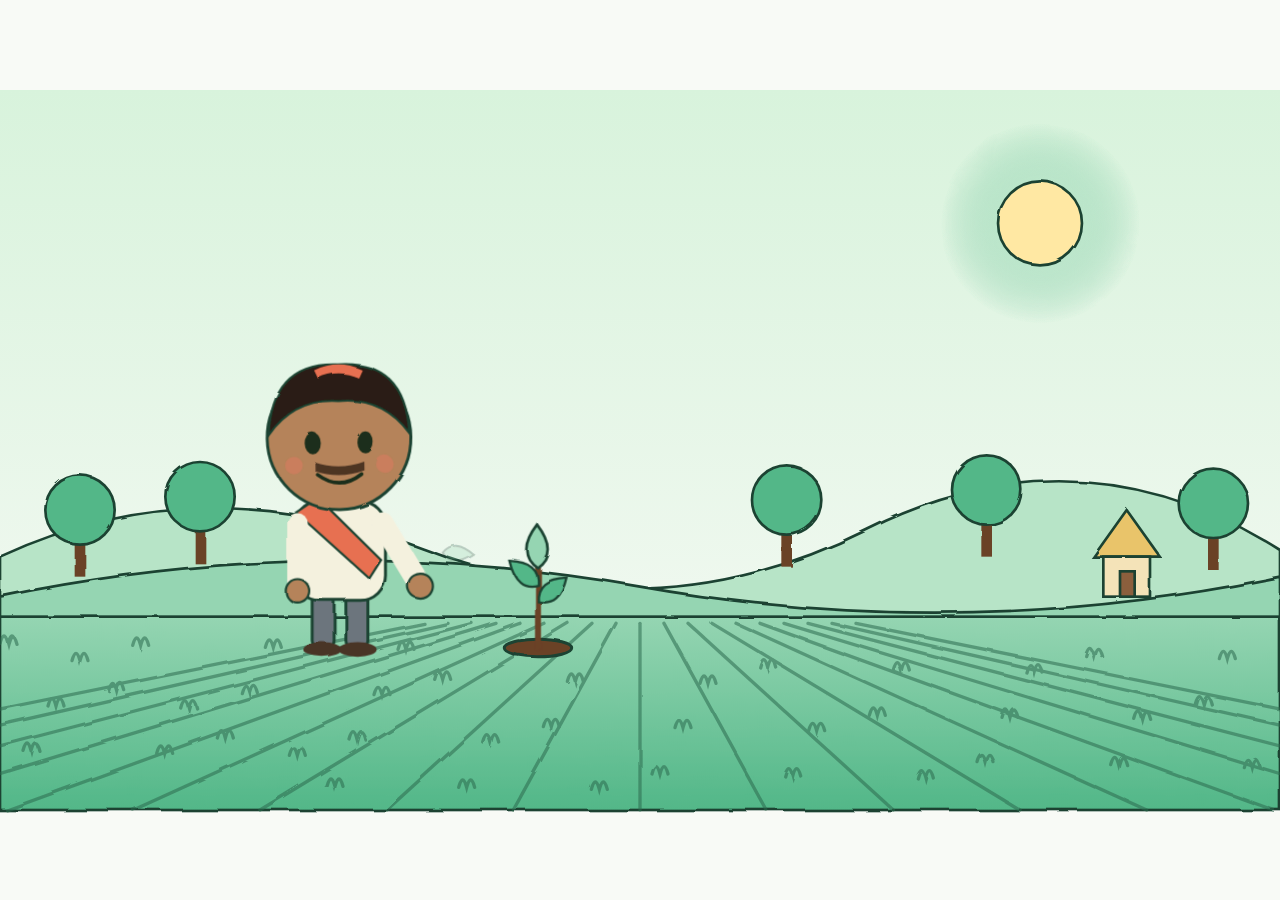
<file: CarbonBridge — Bridging Ecology & Economy.html>
<!DOCTYPE html>
<html lang="en"><head><meta charset="utf-8">
<meta name="viewport" content="width=device-width, initial-scale=1, viewport-fit=cover">
<title>CarbonBridge — Bridging Ecology &amp; Economy</title>
<style>
html,body{margin:0;height:100%;background:#F8FAF6;overflow:hidden}
svg{display:block;width:100vw;height:100vh}
text{font-family:Inter,"DM Sans",system-ui,sans-serif}
</style></head><body>
<svg id="s" viewBox="0 0 1920 1080" preserveAspectRatio="xMidYMid meet" xmlns="http://www.w3.org/2000/svg">
<defs>
<linearGradient id="sky" x1="0" y1="0" x2="0" y2="1"><stop offset="0" stop-color="#D8F3DC"/><stop offset="1" stop-color="#F8FAF6"/></linearGradient>
<linearGradient id="gr" x1="0" y1="0" x2="0" y2="1"><stop offset="0" stop-color="#95D5B2"/><stop offset="1" stop-color="#52B788"/></linearGradient>
<radialGradient id="glow"><stop offset="0" stop-color="#D8F3DC" stop-opacity=".95"/><stop offset="1" stop-color="#52B788" stop-opacity="0"/></radialGradient>
<filter id="wob" x="-2%" y="-2%" width="104%" height="104%"><feTurbulence id="turb" type="fractalNoise" baseFrequency="0.018" numOctaves="2" seed="1"/><feDisplacementMap in="SourceGraphic" scale="5"/></filter>
<path id="leaf" d="M0,0 Q14,-20 40,0 Q14,20 0,0Z"/>
</defs>
<rect width="1920" height="1080" fill="url(#sky)"/>
<g id="world" filter="url(#wob)">
 <circle cx="1560" cy="200" r="150" fill="url(#glow)"/><circle id="sun" cx="1560" cy="200" r="64" fill="#FFE8A3" stroke="#1B4332" stroke-width="4"/>
 <path d="M0,700 Q300,560 640,690 T1300,660 T1920,690 V820 H0Z" fill="#B7E4C7" stroke="#1B4332" stroke-width="4"/>
 <path d="M0,760 Q480,660 960,745 T1920,730 V840 H0Z" fill="#95D5B2" stroke="#1B4332" stroke-width="4"/>
 <g id="trees"></g>
 <g stroke="#1B4332" stroke-width="4"><path d="M1640,700 l50,-70 l50,70z" fill="#E9C46A"/><rect x="1655" y="700" width="70" height="60" fill="#F4E3B8"/><rect x="1680" y="722" width="22" height="38" fill="#8B5E3C"/></g>
 <rect y="790" width="1920" height="290" fill="url(#gr)" stroke="#1B4332" stroke-width="4"/>
 <g id="rows" stroke="#2D6A4F" stroke-width="5" stroke-linecap="round" opacity=".55"></g>
 <ellipse id="hill5" cx="960" cy="860" rx="900" ry="120" fill="#74C69D" stroke="#1B4332" stroke-width="4" opacity="0"/>
 <g id="map" opacity="0" transform="translate(850,90) scale(2.1)"><path d="M40,0 55,8 62,20 75,25 70,38 85,45 100,50 88,60 78,58 70,72 62,92 52,118 46,100 40,80 28,70 12,62 0,52 14,46 20,34 18,22 30,14Z" fill="#B7E4C7" stroke="#2D6A4F" stroke-width="2"/>
  <g id="mk" fill="#2D6A4F"></g></g>
 <g id="cam">
  <path id="bridgeGlow" fill="none" stroke="#D8F3DC" stroke-width="34" stroke-linecap="round" opacity="0" d="M660,700 Q975,330 1290,700"/>
  <path id="bridge" fill="none" stroke="#2D6A4F" stroke-width="16" stroke-linecap="round" pathLength="1" stroke-dasharray="1 1" stroke-dashoffset="1" d="M660,700 Q975,330 1290,700"/>
  <g id="leaves"></g>
  <path id="field" fill="rgba(216,243,220,.25)" stroke="#F8FAF6" stroke-width="9" stroke-dasharray="1 1" pathLength="1" stroke-dashoffset="1" opacity="0" d="M110,850 L880,835 L980,1040 L30,1060Z"/>
  <g id="pin" opacity="0"><path d="M470,925 q-34,-44 0,-80 q34,36 0,80z" fill="#2D6A4F" stroke="#F8FAF6" stroke-width="5"/><circle cx="470" cy="880" r="11" fill="#F8FAF6"/></g>
  <!-- sapling -->
  <g id="sap" transform="translate(790,830)"><ellipse cx="0" cy="0" rx="46" ry="12" fill="#6B4226" stroke="#1B4332" stroke-width="4"/>
   <g id="sapg"><path d="M0,0 V-120" stroke="#6B4226" stroke-width="9" stroke-linecap="round"/>
   <use href="#leaf" transform="translate(0,-70) rotate(-40) scale(1.4)" fill="#52B788" stroke="#1B4332" stroke-width="2.5"/>
   <use href="#leaf" transform="translate(0,-95) rotate(-140) scale(1.4)" fill="#52B788" stroke="#1B4332" stroke-width="2.5"/>
   <use href="#leaf" transform="translate(0,-120) rotate(-90) scale(1.6)" fill="#95D5B2" stroke="#1B4332" stroke-width="2.5"/></g>
   <circle id="lglow" cx="0" cy="-150" r="70" fill="url(#glow)" opacity="0"/></g>
  <!-- farmer -->
  <g id="farmer" transform="translate(520,830)">
   <rect x="-38" y="-80" width="30" height="80" rx="10" fill="#6C757D" stroke="#1B4332" stroke-width="4"/><rect x="8" y="-80" width="30" height="80" rx="10" fill="#6C757D" stroke="#1B4332" stroke-width="4"/>
   <ellipse cx="-24" cy="2" rx="26" ry="10" fill="#4A3426"/><ellipse cx="24" cy="2" rx="26" ry="10" fill="#4A3426"/>
   <rect x="-62" y="-200" width="124" height="135" rx="34" fill="#F4F1DE" stroke="#1B4332" stroke-width="4"/>
   <path d="M-60,-185 L40,-95 L56,-120 L-30,-205Z" fill="#E76F51" stroke="#1B4332" stroke-width="3"/>
   <g id="armF" transform="translate(58,-170)"><path d="M0,0 L0,92" stroke="#F4F1DE" stroke-width="30" stroke-linecap="round"/><circle cy="100" r="17" fill="#B5835A" stroke="#1B4332" stroke-width="3"/>
    <g id="phone" opacity="0"><rect x="-12" y="96" width="26" height="46" rx="5" fill="#1B4332" stroke="#D8F3DC" stroke-width="3"/></g></g>
   <path d="M-58,-170 L-58,-90" stroke="#F4F1DE" stroke-width="28" stroke-linecap="round"/><circle cx="-58" cy="-78" r="16" fill="#B5835A" stroke="#1B4332" stroke-width="3"/>
   <g id="hF"><circle cy="-285" r="98" fill="#B5835A" stroke="#1B4332" stroke-width="4"/>
    <path d="M-96,-290 Q-90,-390 0,-385 Q92,-390 96,-290 Q60,-340 0,-335 Q-60,-340 -96,-290Z" fill="#2B1B12" stroke="#1B4332" stroke-width="3"/>
    <path d="M-30,-372 q30,-14 60,0" stroke="#E76F51" stroke-width="12" fill="none"/>
    <g id="eF"><ellipse cx="-36" cy="-278" rx="11" ry="15" fill="#1A2E1A"/><ellipse cx="36" cy="-278" rx="11" ry="15" fill="#1A2E1A"/></g>
    <path d="M-30,-235 Q0,-212 30,-235" stroke="#1A2E1A" stroke-width="5" fill="none" stroke-linecap="round"/>
    <path d="M-34,-252 Q0,-240 34,-252 V-240 Q0,-228 -34,-240Z" fill="#2B1B12" opacity=".75"/>
    <circle cx="-62" cy="-248" r="12" fill="#E07A5F" opacity=".5"/><circle cx="62" cy="-248" r="12" fill="#E07A5F" opacity=".5"/></g>
  </g>
  <!-- rep -->
  <g id="rep" opacity="0"><g id="repi" transform="translate(1400,830)">
   <rect x="-34" y="-84" width="28" height="84" rx="10" fill="#264653" stroke="#1B4332" stroke-width="4"/><rect x="6" y="-84" width="28" height="84" rx="10" fill="#264653" stroke="#1B4332" stroke-width="4"/>
   <ellipse cx="-22" cy="2" rx="24" ry="10" fill="#1A2E1A"/><ellipse cx="22" cy="2" rx="24" ry="10" fill="#1A2E1A"/>
   <rect x="-58" y="-200" width="116" height="135" rx="34" fill="#2D6A4F" stroke="#1B4332" stroke-width="4"/>
   <path d="M-20,-200 L0,-150 L20,-200Z" fill="#F8FAF6"/>
   <g id="armR" transform="translate(-54,-170)"><path d="M0,0 L0,92" stroke="#2D6A4F" stroke-width="28" stroke-linecap="round"/><circle cy="100" r="16" fill="#C68E64" stroke="#1B4332" stroke-width="3"/></g>
   <rect x="-18" y="-128" width="62" height="46" rx="6" fill="#1B4332" stroke="#D8F3DC" stroke-width="3"/><rect x="-10" y="-120" width="46" height="30" rx="3" fill="#D8F3DC"/><path d="M-4,-96 l12,-10 l10,6 l16,-12" stroke="#2D6A4F" stroke-width="3" fill="none"/>
   <g id="hR"><circle cy="-285" r="96" fill="#C68E64" stroke="#1B4332" stroke-width="4"/>
    <path d="M-98,-270 Q-104,-395 0,-388 Q104,-395 98,-270 Q92,-330 40,-345 Q-40,-325 -98,-270Z" fill="#1F1410" stroke="#1B4332" stroke-width="3"/><circle cx="62" cy="-376" r="30" fill="#1F1410" stroke="#1B4332" stroke-width="3"/>
    <g id="eR"><ellipse cx="-34" cy="-278" rx="11" ry="15" fill="#1A2E1A"/><ellipse cx="34" cy="-278" rx="11" ry="15" fill="#1A2E1A"/></g>
    <path d="M-28,-236 Q0,-214 28,-236" stroke="#1A2E1A" stroke-width="5" fill="none" stroke-linecap="round"/><circle cx="0" cy="-262" r="6" fill="#E76F51"/>
    <circle cx="-60" cy="-248" r="12" fill="#E07A5F" opacity=".5"/><circle cx="60" cy="-248" r="12" fill="#E07A5F" opacity=".5"/></g>
  </g></g>
  <!-- phone UI -->
  <g id="ui" opacity="0" transform="translate(600,330)"><rect width="300" height="300" rx="26" fill="#F8FAF6" stroke="#1B4332" stroke-width="5"/><rect width="300" height="56" rx="26" fill="#2D6A4F"/><rect y="30" width="300" height="26" fill="#2D6A4F"/><use href="#leaf" transform="translate(30,28) rotate(-30) scale(.9)" fill="#D8F3DC"/>
   <g stroke="#1B4332" stroke-width="3"><circle cx="60" cy="110" r="26" fill="#D8F3DC"/><circle cx="60" cy="180" r="26" fill="#D8F3DC"/><circle cx="60" cy="250" r="26" fill="#D8F3DC"/></g>
   <path d="M60,128 q-14,-20 0,-34 q14,14 0,34z" fill="#2D6A4F"/><path d="M60,196 v-26 M60,176 l-12,-12 M60,170 l12,-12" stroke="#2D6A4F" stroke-width="5" fill="none"/><path d="M48,246 l9,9 l16,-18" stroke="#2D6A4F" stroke-width="6" fill="none"/>
   <g fill="#B7E4C7"><rect x="108" y="98" width="150" height="22" rx="11"/><rect x="108" y="168" width="150" height="22" rx="11"/><rect x="108" y="238" width="150" height="22" rx="11"/></g></g>
  <g id="cert" opacity="0" transform="translate(700,250)"><rect x="-70" y="-45" width="140" height="95" rx="10" fill="#F8FAF6" stroke="#1B4332" stroke-width="4"/><use href="#leaf" transform="translate(-22,10) rotate(-35) scale(1.1)" fill="#52B788" stroke="#1B4332" stroke-width="2"/><path d="M-50,-22 h100 M-50,-8 h70" stroke="#95D5B2" stroke-width="6"/><circle cx="46" cy="30" r="14" fill="#E9C46A" stroke="#1B4332" stroke-width="3"/></g>
  <!-- dashboard -->
  <g id="dash" opacity="0" transform="translate(1440,360)"><rect width="310" height="250" rx="22" fill="#F8FAF6" stroke="#1B4332" stroke-width="5"/>
   <g fill="#B7E4C7" stroke="#1B4332" stroke-width="2"><rect x="24" y="30" width="130" height="24" rx="8"/><rect x="24" y="66" width="130" height="24" rx="8"/><rect x="24" y="102" width="130" height="24" rx="8"/></g>
   <circle cx="262" cy="52" r="20" fill="#52B788" stroke="#1B4332" stroke-width="3"/><path d="M252,52 l7,8 l13,-16" stroke="#F8FAF6" stroke-width="5" fill="none"/>
   <g fill="#52B788" stroke="#1B4332" stroke-width="3"><rect x="180" y="150" width="28" height="70"/><rect x="220" y="120" width="28" height="100"/><rect x="260" y="170" width="28" height="50"/></g>
   <path d="M24,200 L70,170 L110,185 L150,140" stroke="#2D6A4F" stroke-width="5" fill="none"/>
   <use href="#leaf" transform="translate(30,235) rotate(-30) scale(.9)" fill="#2D6A4F"/></g>
  <g id="tokG" opacity="0"><circle r="70" fill="url(#glow)"/><circle r="34" fill="#52B788" stroke="#1B4332" stroke-width="5"/><circle r="25" fill="none" stroke="#D8F3DC" stroke-width="3"/><use href="#leaf" transform="translate(-14,10) rotate(-40) scale(.8)" fill="#F8FAF6"/></g>
  <g id="icons" opacity="0"></g>
  <g id="title" opacity="0" text-anchor="middle"><text x="960" y="215" font-size="104" font-weight="800" fill="#1B4332" letter-spacing="10" stroke="#F8FAF6" stroke-width="10" paint-order="stroke">CARBONBRIDGE</text>
   <text x="960" y="285" font-size="38" font-weight="600" fill="#2D6A4F" letter-spacing="9" stroke="#F8FAF6" stroke-width="8" paint-order="stroke">BRIDGING ECOLOGY &amp; ECONOMY</text></g>
 </g>
</g>
</svg>
<script>
const $=id=>document.getElementById(id),NSv='http://www.w3.org/2000/svg';
const cl=x=>Math.max(0,Math.min(1,x)),ez=x=>x*x*(3-2*x),sg=(t,a,b)=>ez(cl((t-a)/(b-a)));
const el=(p,tag,at)=>{const e=document.createElementNS(NSv,tag);for(const k in at)e.setAttribute(k,at[k]);p.appendChild(e);return e};
const kf=(t,k)=>{for(let i=1;i<k.length;i++)if(t<=k[i][0]){const a=k[i-1],b=k[i];return a[1]+(b[1]-a[1])*ez(cl((t-a[0])/(b[0]-a[0])))}return k[k.length-1][1]};
// static decor
const rows=$('rows');for(let i=-9;i<=9;i++)el(rows,'line',{x1:960+i*36,y1:800,x2:960+i*190,y2:1080});
for(let i=0;i<40;i++){const x=(i*163)%1920,y=830+(i*71)%230;el(rows,'path',{d:`M${x},${y} q6,-22 12,0 q6,-22 12,0`,fill:'none'})}
const tr=$('trees');[[120,720],[300,700],[1180,705],[1820,710],[1480,690]].forEach(([x,y])=>{el(tr,'rect',{x:x-8,y:y-70,width:16,height:80,fill:'#6B4226'});el(tr,'circle',{cx:x,cy:y-90,r:52,fill:'#52B788',stroke:'#1B4332','stroke-width':4})});
[[40,30],[55,70],[30,85],[75,40],[85,52],[45,100],[20,55]].forEach(([x,y])=>el($('mk'),'circle',{cx:x,cy:y,r:3.5}));
// bridge leaves
const P0=[660,700],C=[975,330],P1=[1290,700],bz=u=>[(1-u)**2*P0[0]+2*u*(1-u)*C[0]+u*u*P1[0],(1-u)**2*P0[1]+2*u*(1-u)*C[1]+u*u*P1[1]];
const tg=u=>{const dx=2*(1-u)*(C[0]-P0[0])+2*u*(P1[0]-C[0]),dy=2*(1-u)*(C[1]-P0[1])+2*u*(P1[1]-C[1]);return[dx,dy]};
const L1=[],L2=[],N=24,lv=$('leaves');
for(let i=0;i<=N;i++){const u=i/N,[x,y]=bz(u),[dx,dy]=tg(u),a=Math.atan2(dy,dx)*180/Math.PI,s=i%2?-1:1;
 L1.push([u,el(lv,'use',{href:'#leaf',fill:i%2?'#52B788':'#95D5B2',stroke:'#1B4332','stroke-width':2.5,opacity:0}),x,y,a+s*55]);
 L2.push([u,el(lv,'use',{href:'#leaf',fill:i%2?'#2D6A4F':'#74C69D',stroke:'#1B4332','stroke-width':2.5,opacity:0}),x,y,a-s*70])}
// icons
const ic=$('icons'),IC=[[250,400,0],[640,410,1],[1280,410,2],[1670,400,3],[960,430,4]];
IC.forEach(([x,y,k])=>{const g=el(ic,'g',{'data-x':x,'data-y':y});el(g,'circle',{r:42,fill:'#F8FAF6',stroke:'#1B4332','stroke-width':4});
 if(k==0)el(g,'path',{d:'M0,-6 a12,12 0 1 0 .1,0z M-20,30 q20,-34 40,0z',fill:'#2D6A4F'});
 if(k==1){el(g,'path',{d:'M0,22 V0 M0,6 l-12,-12 M0,0 l12,-12',stroke:'#2D6A4F','stroke-width':5,fill:'none'});el(g,'circle',{cy:-18,r:14,fill:'#52B788'})}
 if(k==2){el(g,'circle',{r:22,fill:'#52B788',stroke:'#1B4332','stroke-width':3});el(g,'use',{href:'#leaf',transform:'translate(-12,8) rotate(-40) scale(.7)',fill:'#F8FAF6'})}
 if(k==3){el(g,'rect',{x:-18,y:-20,width:36,height:40,fill:'#2D6A4F'});el(g,'path',{d:'M-10,-10h6M4,-10h6M-10,2h6M4,2h6',stroke:'#F8FAF6','stroke-width':4})}
 if(k==4)el(g,'use',{href:'#leaf',transform:'translate(-18,10) rotate(-40) scale(1.1)',fill:'#52B788',stroke:'#1B4332','stroke-width':2})});
const D=8,FPS=12,t0=performance.now();let last=-1;
function draw(t){
 const sc=cl((t-7.6)/.4),out=1-ez(sc);
 // camera
 const z=1+.16*sg(t,0,2)-.16*sg(t,2,3.5);
 $('cam').setAttribute('transform',`translate(${(1-z)*620},${(1-z)*760}) scale(${z})`);
 // sapling
 const gp=sg(t,.3,1.4),so=out;$('sap').setAttribute('opacity',gp>0?so:0);
 $('sapg').setAttribute('transform',`scale(${gp*(1+.04*Math.sin(t*6))}) `);
 $('lglow').setAttribute('opacity',(sg(t,1.4,1.7)*(.7+.3*Math.sin(t*9)))*(1-sg(t,2.2,2.8))*1);
 // farmer arm
 const plant=t<2?-45+14*Math.sin(t*12)*sg(t,.3,.5)*(1-sg(t,1.4,1.6)):0;
 const ang=t<2?(plant*(1-sg(t,1.6,2))):kf(t,[[2,0],[2.5,-135],[5.2,-135],[5.7,-20],[6.5,-20],[7.6,-20],[8,0]]);
 const aw=t<2?kf(t,[[0,0],[.3,-45],[1.5,-45],[2,0]])+14*Math.sin(t*12)*(t>.3&&t<1.5?1:0):ang;
 $('armF').setAttribute('transform',`translate(58,-170) rotate(${t<2?aw:ang+(t>6.5&&t<7.6?-25*Math.sin((t-6.5)*8):0)})`);
 $('phone').setAttribute('opacity',sg(t,2,2.4)*(1-sg(t,5.2,5.7)));
 // blink & bob
 const f=Math.floor(t*FPS),bF=f%22==9,bR=f%22==16;
 $('eF').setAttribute('transform',`translate(0,-278) scale(1,${bF?.1:1}) translate(0,278)`);
 $('eR').setAttribute('transform',`translate(0,-278) scale(1,${bR?.1:1}) translate(0,278)`);
 $('hF').setAttribute('transform',`translate(0,${2.5*Math.sin(t*4.7)}) rotate(${2*Math.sin(t*3.1)} 0 -200)`);
 $('hR').setAttribute('transform',`translate(0,${2.5*Math.sin(t*4.7+1)}) rotate(${-2*Math.sin(t*3.1)} 0 -200)`);
 $('farmer').setAttribute('transform',`translate(520,${830+(t>6.5&&t<7.6?-3*Math.abs(Math.sin(t*6)):0)})`);
 // scene 2 ui
 const uo=sg(t,2.2,2.6)*(1-sg(t,3.6,4.1));$('ui').setAttribute('opacity',uo);
 $('ui').setAttribute('transform',`translate(600,${330+30*(1-sg(t,2.2,2.6))})`);
 $('field').setAttribute('opacity',sg(t,2.3,2.5)*(1-sg(t,3.8,4.3)));$('field').setAttribute('stroke-dashoffset',1-sg(t,2.3,3.3));
 $('pin').setAttribute('opacity',sg(t,3,3.3)*(1-sg(t,3.8,4.3)));
 $('cert').setAttribute('opacity',sg(t,3,3.4)*(1-sg(t,3.9,4.4)));
 $('cert').setAttribute('transform',`translate(700,${250-8*Math.sin(t*5)})`);
 // bridge & token
 const bp=sg(t,3.5,5);$('bridge').setAttribute('stroke-dashoffset',1-bp);
 $('bridge').setAttribute('opacity',out);
 $('bridgeGlow').setAttribute('opacity',(.45*sg(t,5,6.5)+.2*bp)*out);
 const thick=sg(t,6.5,7.2);
 [L1,L2].forEach((L,k)=>L.forEach(([u,e,x,y,a])=>{const v=k==0?sg(bp,u-.02,u+.04)*out:Math.min(sg(t,6.4,7.3),1)*out*(u<=1?1:0)*(sg(thick,u*.7,u*.7+.3));
  e.setAttribute('opacity',v);const s=(k==0?1:.8)*(1+.5*thick)*(1+.07*Math.sin(t*7+u*9));
  e.setAttribute('transform',`translate(${x},${y}) rotate(${a+3*Math.sin(t*5+u*7)}) scale(${s})`)}));
 const tp=sg(t,3.8,5.3),[tx,ty]=bz(tp);
 $('tokG').setAttribute('opacity',sg(t,3.5,3.9)*(1-sg(t,5.3,5.8)));
 $('tokG').setAttribute('transform',`translate(${t<3.8?700-40*(1-sg(t,3.5,3.8))*0+0:tx},${t<3.8?(700-sg(t,3.5,3.8)*0):ty-20}) scale(${.8+.25*Math.sin(t*10)*.5+.4*sg(t,3.5,3.8)})`);
 // rep
 const ro=sg(t,4.7,5.4)*out;$('rep').setAttribute('opacity',ro);
 $('repi').setAttribute('transform',`translate(${1400+60*(1-sg(t,4.7,5.4))},${830+(t>6.5&&t<7.6?-3*Math.abs(Math.sin(t*6+1)):0)})`);
 $('armR').setAttribute('transform',`translate(-54,-170) rotate(${t>6.7&&t<7.7?60+40*Math.sin(t*9):0})`);
 $('dash').setAttribute('opacity',sg(t,5,5.6)*(1-sg(t,6.6,7.1)));
 $('dash').setAttribute('transform',`translate(1440,${360+20*(1-sg(t,5,5.6))})`);
 // map
 $('map').setAttribute('opacity',.7*sg(t,5,5.5)*(1-sg(t,6.5,6.9)));
 // finale
 $('hill5').setAttribute('opacity',sg(t,6.5,7.2)*out);
 $('title').setAttribute('opacity',sg(t,6.9,7.4)*out);
 $('icons').setAttribute('opacity',sg(t,6.6,7.2)*out);
 [...$('icons').children].forEach((g,i)=>g.setAttribute('transform',`translate(${g.dataset.x},${+g.dataset.y+8*Math.sin(t*3+i*1.7)}) scale(${.7+.3*sg(t,6.6+i*.08,7.1+i*.08)})`));
 $('sun').setAttribute('r',64+3*Math.sin(t*3));
}
function loop(now){const t=((now-t0)/1000)%D,f=Math.floor(t*FPS);
 if(f!==last){last=f;$('turb').setAttribute('seed',1+f%3);draw(f/FPS)}
 requestAnimationFrame(loop)}
requestAnimationFrame(loop);
</script></body></html>
</file>
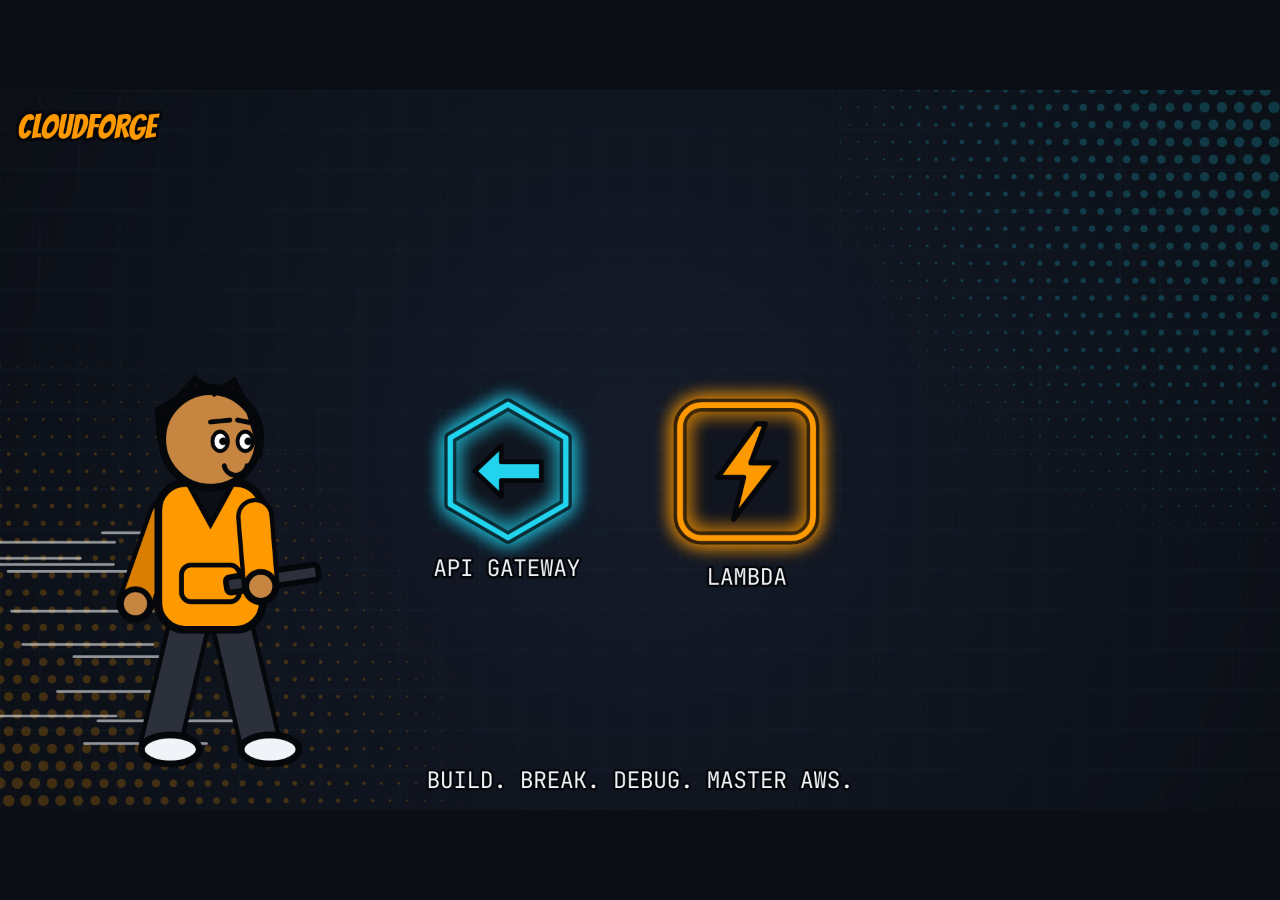
<file: CloudForge — Serverless Rescue (Landscape).html>
<!DOCTYPE html>
<html lang="en"><head><meta charset="utf-8">
<meta name="viewport" content="width=device-width, initial-scale=1, viewport-fit=cover">
<title>CloudForge — Serverless Rescue</title>
<link href="https://fonts.googleapis.com/css2?family=Bangers&family=JetBrains+Mono:wght@700&display=swap" rel="stylesheet">
<style>
html,body{margin:0;height:100%;background:#0B0E14;overflow:hidden}
body{display:flex;align-items:center;justify-content:center}
canvas{display:block;background:#0B0E14}
</style></head><body>
<canvas id="c" width="1920" height="1080"></canvas>
<script>
const cv=document.getElementById('c'),ctx=cv.getContext('2d');
function fit(){const s=Math.min(innerWidth/1920,innerHeight/1080);cv.style.width=1920*s+'px';cv.style.height=1080*s+'px'}
addEventListener('resize',fit);fit();
const NAVY='#0B0E14',SURF='#11151F',OR='#FF9900',CY='#22D3EE',GR='#22C55E',RD='#EF4444',TX='#F1F3F8',INK='#05070b';
const HB='"Bangers",Impact,sans-serif',MONO='"JetBrains Mono",monospace';
const clamp=(v,a=0,b=1)=>Math.min(b,Math.max(a,v)),lerp=(a,b,k)=>a+(b-a)*k;
const rnd=s=>{const x=Math.sin(s*127.1+311.7)*43758.5453;return x-Math.floor(x)};
let fr=0;const wob=s=>(rnd(fr*13.37+s)-.5)*2;
const pop=(t,s)=>{const d=t-s;if(d<0)return 0;const k=clamp(d/.35),c1=1.70158,c3=c1+1;return 1+c3*Math.pow(k-1,3)+c1*Math.pow(k-1,2)};
const vis=(t,s,e)=>pop(t,s)*(t>e?Math.max(0,1-(t-e)/.25):1);

// background (pre-rendered)
const bg=document.createElement('canvas');bg.width=1920;bg.height=1080;
(function(){const g=bg.getContext('2d');
 let gr=g.createRadialGradient(960,540,100,960,540,1200);gr.addColorStop(0,'#141a28');gr.addColorStop(1,NAVY);g.fillStyle=gr;g.fillRect(0,0,1920,1080);
 g.strokeStyle='rgba(34,211,238,.07)';g.lineWidth=1;
 for(let x=0;x<1920;x+=60){g.beginPath();g.moveTo(x,0);g.lineTo(x,1080);g.stroke()}
 for(let y=0;y<1080;y+=60){g.beginPath();g.moveTo(0,y);g.lineTo(1920,y);g.stroke()}
 [[0,1080,'#FF9900'],[1920,0,'#22D3EE']].forEach(([cx,cy,col])=>{g.fillStyle=col;g.globalAlpha=.22;
  for(let x=0;x<=1920;x+=26)for(let y=0;y<=1080;y+=26){const ox=(Math.round(y/26)%2)*13;const d=Math.hypot(x+ox-cx,y-cy);const r=clamp(1-d/760)*9;if(r>.6){g.beginPath();g.arc(x+ox,y,r,0,7);g.fill()}}});
 g.globalAlpha=1;
})();

function ctext(s,x,y,size,fill,o={}){ctx.save();ctx.translate(x,y);ctx.rotate(o.rot||0);ctx.font=(o.font||HB).replace('{}',size);ctx.font=`${size}px ${o.font||HB}`;
 ctx.textAlign=o.align||'center';ctx.textBaseline='middle';ctx.lineJoin='round';
 if(o.stroke!==false){ctx.lineWidth=o.sw||size*.16;ctx.strokeStyle=INK;ctx.strokeText(s,0,0)}
 ctx.fillStyle=fill;ctx.fillText(s,0,0);ctx.restore()}
function burst(cx,cy,r1,r2,n,fill,ys=1,seed=0){ctx.save();ctx.translate(cx,cy);ctx.scale(1,ys);ctx.beginPath();
 for(let i=0;i<n*2;i++){const a=i/(n*2)*Math.PI*2,r=(i%2?r2:r1)*(1+wob(i+seed)*.05);ctx.lineTo(Math.cos(a)*r,Math.sin(a)*r)}
 ctx.closePath();ctx.lineJoin='round';ctx.lineWidth=12;ctx.strokeStyle=INK;ctx.stroke();ctx.fillStyle=fill;ctx.fill();ctx.restore()}
function limb(x1,y1,x2,y2,w,col){ctx.lineCap='round';ctx.strokeStyle=INK;ctx.lineWidth=w+9;ctx.beginPath();ctx.moveTo(x1,y1);ctx.lineTo(x2,y2);ctx.stroke();
 ctx.strokeStyle=col;ctx.lineWidth=w;ctx.stroke()}
function panel(cx,cy,w,h,s,draw){if(s<=0.01)return;ctx.save();ctx.translate(cx,cy);ctx.scale(s,s);ctx.translate(-w/2,-h/2);
 ctx.lineJoin='round';ctx.beginPath();ctx.roundRect(0,0,w,h,16);ctx.fillStyle=SURF;ctx.fill();ctx.lineWidth=8;ctx.strokeStyle=INK;ctx.stroke();draw();ctx.restore()}

// engineer
function engineer(x,y,pose,time){
 ctx.save();ctx.translate(x+wob(1)*3,y+wob(2)*3);ctx.scale(1.45,1.45);
 const sw=pose==='walk'?Math.sin(time*14):0;
 const bob=pose==='walk'?-Math.abs(Math.sin(time*14))*10:pose==='cheer'?-Math.abs(Math.sin(time*10))*20:0;
 limb(-22,-130+bob,-22+sw*34,-14,36,'#2B303B');limb(22,-130+bob,22-sw*34,-14,36,'#2B303B');
 [[-22+sw*34],[22-sw*34]].forEach(([fx])=>{ctx.beginPath();ctx.ellipse(fx+10,-8,30,15,0,0,7);ctx.fillStyle=TX;ctx.fill();ctx.lineWidth=7;ctx.strokeStyle=INK;ctx.stroke()});
 ctx.translate(0,bob);
 // back arm
 let hl,hr;
 if(pose==='walk'){hl=[-62+sw*18,-150];hr=[52,-168]}
 else if(pose==='stand'){hl=[-60,-150];hr=[52,-168]}
 else if(pose==='surprised'){hl=[-100+wob(3)*5,-310];hr=[100+wob(4)*5,-310]}
 else if(pose==='type'){const k=Math.sin(time*30)*6;hl=[10,-172+k];hr=[58,-172-k]}
 else{hl=[-88,-355];hr=[88,-355]}
 limb(-46,-240,hl[0],hl[1],30,'#d97e00');
 ctx.beginPath();ctx.roundRect(-54,-275,108,152,28);ctx.fillStyle=OR;ctx.fill();ctx.lineWidth=8;ctx.strokeStyle=INK;ctx.stroke();
 ctx.beginPath();ctx.moveTo(-22,-272);ctx.lineTo(22,-272);ctx.lineTo(0,-232);ctx.closePath();ctx.fillStyle=NAVY;ctx.fill();ctx.lineWidth=5;ctx.stroke();
 ctx.beginPath();ctx.roundRect(-30,-190,60,38,10);ctx.lineWidth=5;ctx.stroke();
 // laptop
 if(pose==='walk'||pose==='stand'){ctx.save();ctx.translate(64,-176);ctx.rotate(-.15);ctx.beginPath();ctx.roundRect(-48,-8,96,16,4);ctx.fillStyle='#2B303B';ctx.fill();ctx.lineWidth=6;ctx.stroke();ctx.restore()}
 if(pose==='type'){ctx.beginPath();ctx.roundRect(30,-160,130,14,4);ctx.fillStyle='#2B303B';ctx.fill();ctx.lineWidth=6;ctx.strokeStyle=INK;ctx.stroke();
  ctx.beginPath();ctx.moveTo(150,-160);ctx.lineTo(176,-262);ctx.lineWidth=14;ctx.strokeStyle=INK;ctx.stroke();ctx.lineWidth=7;ctx.strokeStyle=CY;ctx.stroke()}
 limb(46,-240,hr[0],hr[1],30,OR);
 [hl,hr].forEach(h=>{ctx.beginPath();ctx.arc(h[0],h[1],15,0,7);ctx.fillStyle='#c68642';ctx.fill();ctx.lineWidth=6;ctx.strokeStyle=INK;ctx.stroke()});
 // head
 ctx.beginPath();ctx.arc(0,-320,50,0,7);ctx.fillStyle='#c68642';ctx.fill();ctx.lineWidth=8;ctx.strokeStyle=INK;ctx.stroke();
 ctx.beginPath();ctx.moveTo(-52,-318);ctx.arc(0,-322,52,Math.PI,Math.PI*2.05);
 [[40,-350],[24,-380],[4,-368],[-16,-382],[-34,-362],[-54,-350]].forEach(p=>ctx.lineTo(p[0],p[1]));ctx.closePath();
 ctx.fillStyle='#1b1511';ctx.fill();ctx.lineWidth=7;ctx.stroke();
 const sur=pose==='surprised'||pose==='cheer';
 [[10,-318],[36,-318]].forEach(e=>{ctx.beginPath();ctx.ellipse(e[0],e[1],sur?11:8,sur?15:10,0,0,7);ctx.fillStyle='#fff';ctx.fill();ctx.lineWidth=4;ctx.stroke();ctx.beginPath();ctx.arc(e[0]+3,e[1],sur?4:4,0,7);ctx.fillStyle=INK;ctx.fill()});
 ctx.lineWidth=5;ctx.strokeStyle=INK;ctx.beginPath();ctx.moveTo(0,sur?-345:-338);ctx.lineTo(20,sur?-350:-340);ctx.moveTo(28,sur?-350:-340);ctx.lineTo(48,sur?-345:-336);ctx.stroke();
 ctx.beginPath();if(pose==='surprised'){ctx.ellipse(26,-288,9,12,0,0,7);ctx.fillStyle=INK;ctx.fill()}
 else if(pose==='cheer'){ctx.arc(26,-292,15,0,Math.PI);ctx.closePath();ctx.fillStyle=INK;ctx.fill()}
 else{ctx.arc(26,-295,12,.2,Math.PI-.2);ctx.stroke()}
 ctx.restore()}

// nodes
function node(type,x,y,s,col,label){if(s<=.01)return;ctx.save();ctx.translate(x+wob(x)*2.5,y+wob(x+5)*2.5);ctx.scale(s,s);ctx.lineJoin='round';
 ctx.shadowColor=col;ctx.shadowBlur=30;
 ctx.beginPath();
 if(type==='gw'){for(let i=0;i<6;i++){const a=i/6*Math.PI*2+Math.PI/6;ctx.lineTo(Math.cos(a)*100,Math.sin(a)*100)}ctx.closePath()}
 else if(type==='fn')ctx.roundRect(-92,-92,184,184,30);
 else ctx.roundRect(-85,-100,170,200,34);
 ctx.fillStyle=SURF;ctx.fill();ctx.lineWidth=18;ctx.strokeStyle=INK;ctx.stroke();ctx.lineWidth=8;ctx.strokeStyle=col;ctx.stroke();ctx.shadowBlur=0;
 ctx.lineWidth=7;ctx.strokeStyle=INK;
 if(type==='gw'){ctx.fillStyle=col;ctx.beginPath();ctx.moveTo(-50,0);ctx.lineTo(-10,-38);ctx.lineTo(-10,-14);ctx.lineTo(50,-14);ctx.lineTo(50,14);ctx.lineTo(-10,14);ctx.lineTo(-10,38);ctx.closePath();ctx.fill();ctx.stroke()}
 else if(type==='fn'){ctx.fillStyle=col===OR?OR:col;ctx.beginPath();[[14,-66],[-40,8],[-4,8],[-18,66],[42,-12],[6,-12],[26,-66]].forEach(p=>ctx.lineTo(p[0],p[1]));ctx.closePath();ctx.fill();ctx.stroke()}
 else{ctx.fillStyle=col;[-46,0,46].forEach((yy,i)=>{ctx.beginPath();ctx.ellipse(0,yy,52,18,0,0,7);ctx.fill();ctx.stroke()});ctx.fillRect(-52,-46,104,92);ctx.beginPath();ctx.moveTo(-52,-46);ctx.lineTo(-52,46);ctx.moveTo(52,-46);ctx.lineTo(52,46);ctx.stroke();ctx.beginPath();ctx.ellipse(0,46,52,18,0,0,Math.PI);ctx.fill();ctx.stroke();ctx.beginPath();ctx.ellipse(0,-46,52,18,0,0,7);ctx.fill();ctx.stroke();ctx.beginPath();ctx.ellipse(0,0,52,18,0,.05,Math.PI-.05);ctx.stroke()}
 ctx.restore();
 ctext(label,x,y+150*s,34,TX,{font:MONO,sw:7});}

const NY=570,NX=[760,1120,1480];
function packets(t,x1,x2,c){for(let k=0;k<3;k++){const p=(t*.7+k/3)%1,x=lerp(x1,x2,p);ctx.save();ctx.shadowColor=c;ctx.shadowBlur=22;ctx.fillStyle=c;ctx.beginPath();ctx.arc(x,NY,10,0,7);ctx.fill();ctx.lineWidth=4;ctx.strokeStyle=INK;ctx.stroke();ctx.restore()}}
function line(x1,x2,col,w=8){ctx.lineCap='round';ctx.strokeStyle=INK;ctx.lineWidth=w+10;ctx.beginPath();ctx.moveTo(x1,NY);ctx.lineTo(x2,NY);ctx.stroke();ctx.strokeStyle=col;ctx.lineWidth=w;ctx.stroke()}

const LOGS=['$ aws logs tail /lambda/rescue','[INFO] request received','[INFO] PutItem -> orders','ERROR: AccessDeniedException','Lambda is not authorized to perform:','dynamodb:PutItem on table orders','[WARN] retry 1/3 failed','[WARN] retry 2/3 failed'];
const T0=performance.now();
function draw(){
 const time=((performance.now()-T0)/1000)%8,t=time;fr=Math.floor(time*12);
 ctx.clearRect(0,0,1920,1080);ctx.drawImage(bg,0,0);
 ctx.globalAlpha=Math.min(clamp(t/.3),t>7.65?clamp((8-t)/.35):1);
 // impact rays end
 if(t>6){ctx.save();ctx.translate(1000,260);ctx.rotate(t*.15);const a=clamp((t-6)/.3)*.2;
  for(let i=0;i<24;i++){ctx.beginPath();ctx.moveTo(0,0);ctx.arc(0,0,1500,i/24*Math.PI*2,(i+.5)/24*Math.PI*2);ctx.closePath();ctx.fillStyle=i%2?`rgba(255,153,0,${a})`:`rgba(34,211,238,${a})`;ctx.fill()}ctx.restore()}
 // speed lines
 const px=lerp(-200,330,1-Math.pow(1-clamp(t/1.8),3));
 if(t<1.9){ctx.strokeStyle='rgba(255,255,255,.55)';ctx.lineWidth=4;ctx.lineCap='round';for(let i=0;i<12;i++){const yy=640+rnd(i+fr)*360,xx=px-420+rnd(i*3+fr*2)*260;ctx.beginPath();ctx.moveTo(xx,yy);ctx.lineTo(xx+120+rnd(i)*100,yy);ctx.stroke()}}
 // phase
 const sweep=clamp((t-5)/.9),sx=lerp(NX[0]-100,NX[2]+100,sweep),broken=t>=2&&t<5.2;
 const ccol=(i,base)=>t>=5&&sx>=NX[i]?GR:base;
 // links
 if(t>1.3){const k=clamp((t-1.3)/.3);line(NX[0]+100,lerp(NX[0]+100,NX[1]-100,k),t>=5?(sx>NX[1]-100?GR:CY):CY);if(k>=1&&!broken)packets(t,NX[0]+100,NX[1]-100,OR)}
 if(t>1.7){const k=clamp((t-1.7)/.3),a=NX[1]+100,b=NX[2]-100;
  if(broken){line(a,a+60,RD);line(b-60,b,RD);ctx.strokeStyle=INK;ctx.lineWidth=20;ctx.beginPath();const m=(a+b)/2;ctx.moveTo(m-26,NY-26);ctx.lineTo(m+26,NY+26);ctx.moveTo(m+26,NY-26);ctx.lineTo(m-26,NY+26);ctx.stroke();ctx.strokeStyle=RD;ctx.lineWidth=9;ctx.stroke();
   if(fr%2){ctx.fillStyle=RD;ctx.fillRect(a+60+rnd(fr)*120,NY-30+rnd(fr+9)*60,24,8)}}
  else line(a,lerp(a,b,k),t>=5&&sx>=b?GR:(t>=5&&sx>a?GR:CY));
  if(k>=1&&!broken)packets(t,a,b,OR)}
 if(t>=5&&t<6.3){const x=sx;ctx.save();ctx.shadowColor=OR;ctx.shadowBlur=40;ctx.fillStyle='#ffd27a';ctx.beginPath();ctx.arc(x,NY,18,0,7);ctx.fill();ctx.lineWidth=5;ctx.strokeStyle=INK;ctx.stroke();ctx.restore()}
 // nodes
 const dcol=broken?(fr%3?RD:'#ff9a9a'):ccol(2,CY);
 node('gw',NX[0],NY,pop(t,.7),ccol(0,CY),'API GATEWAY');
 node('fn',NX[1],NY,pop(t,1.1),t>=5&&sx>=NX[1]?GR:OR,'LAMBDA');
 node('db',NX[2],NY,pop(t,1.5),dcol,'DYNAMODB');
 if(t>=5.9&&t<6.4){ctx.strokeStyle=`rgba(34,197,94,${1-(t-5.9)/.5})`;ctx.lineWidth=14;ctx.beginPath();ctx.arc(NX[1],NY,150+(t-5.9)*500,0,7);ctx.stroke()}
 // glitch / warnings
 if(broken){ctx.save();ctx.globalAlpha*=.8;for(let i=0;i<4;i++){ctx.fillStyle=RD;ctx.fillRect(NX[2]-120+rnd(fr*4+i)*240,NY-110+rnd(fr*5+i)*220,50+rnd(i+fr)*70,6)}ctx.restore();
  [[NX[2]-110,NY-130],[NX[1]+30,NY-130]].forEach((p,i)=>{if((fr+i)%4<3){ctx.beginPath();ctx.moveTo(p[0],p[1]-38);ctx.lineTo(p[0]+36,p[1]+24);ctx.lineTo(p[0]-36,p[1]+24);ctx.closePath();ctx.lineJoin='round';ctx.lineWidth=9;ctx.strokeStyle=INK;ctx.stroke();ctx.fillStyle=RD;ctx.fill();ctx.fillStyle=TX;ctx.font=`34px ${HB}`;ctx.textAlign='center';ctx.fillText('!',p[0],p[1]+14)}})}
 // explosion
 const es=vis(t,2.05,3.2);
 if(es>0){const sq=1+Math.sin((t-2.05)*30)*Math.max(0,.25-(t-2.05)*.3);ctx.save();ctx.translate(1380,330);ctx.scale(es*sq,es/sq);
  burst(0,0,400,270,14,RD,.62,1);burst(0,0,300,200,12,'#ffd27a',.6,7);
  ctext('AccessDeniedException',0,0,60,TX,{rot:-.05,sw:11});ctx.restore()}
 // mentor
 panel(330,200,560,170,vis(t,3.4,5.8),()=>{ctx.fillStyle=CY;ctx.beginPath();ctx.arc(70,85,40,0,7);ctx.fill();ctx.lineWidth=6;ctx.strokeStyle=INK;ctx.stroke();ctext('AI',70,87,38,INK,{stroke:false});
  ctext('MENTOR HINT',300,36,32,OR,{font:HB,sw:5});ctext('Who may call DynamoDB?',320,84,22,TX,{font:MONO,stroke:false});ctext('Check the execution role.',320,116,22,CY,{font:MONO,stroke:false})});
 // iam card
 const ik=t>=4.9;
 panel(960,200,440,230,vis(t,4,5.7),()=>{ctext('IAM · LambdaExecRole',220,34,26,OR,{font:MONO,stroke:false});
  ctext('✓ logs:PutLogEvents',30,86,22,GR,{font:MONO,stroke:false,align:'left'});
  ctext('✓ lambda:InvokeFunction',30,126,22,GR,{font:MONO,stroke:false,align:'left'});
  if(!ik){ctext((fr%4<2?'✗':' ')+' dynamodb:PutItem MISSING',30,176,22,RD,{font:MONO,stroke:false,align:'left'})}
  else{ctx.fillStyle='rgba(255,153,0,.25)';ctx.fillRect(14,150,412,52);ctext('+ dynamodb:PutItem ADDED',30,176,22,t>5.2?GR:OR,{font:MONO,stroke:false,align:'left'})}});
 // terminal
 panel(1590,200,600,230,vis(t,3.2,5.6),()=>{ctx.fillStyle='#0B0E14';ctx.beginPath();ctx.roundRect(8,8,584,214,10);ctx.fill();[RD,OR,GR].forEach((c,i)=>{ctx.fillStyle=c;ctx.beginPath();ctx.arc(28+i*26,28,8,0,7);ctx.fill()});
  const n=Math.floor((t-3.2)*10);ctx.save();ctx.beginPath();ctx.rect(8,44,584,176);ctx.clip();
  for(let i=Math.max(0,n-6),r=0;i<=n;i++,r++){const L=LOGS[i%LOGS.length];ctext(L,24,70+r*27,19,/ERROR|authorized/.test(L)?RD:/WARN/.test(L)?OR:'#9fb3c8',{font:MONO,stroke:false,align:'left'})}ctx.restore()});
 // engineer
 const eng=t<1.9?'walk':t<2?'stand':t<3.2?'surprised':t<6?'type':'cheer';
 engineer(px,1000,eng,t);
 if(t>=3.2&&t<6){for(let i=0;i<3;i++){ctx.fillStyle=CY;ctx.globalAlpha*=.8;ctx.fillRect(px+120+rnd(i+fr)*80,730+i*18,30+rnd(i*7+fr)*50,6);ctx.globalAlpha=Math.min(clamp(t/.3),t>7.65?clamp((8-t)/.35):1)}}
 // finale
 if(t>=6){const bs=pop(t,6);ctx.save();ctx.translate(1000,230);ctx.scale(bs,bs);burst(0,0,440,330,16,OR,.55,3);ctx.restore();
  ctx.save();ctx.translate(1000,235);ctx.scale(bs,bs);ctext('QUEST COMPLETE!',0,0,100,TX,{rot:-.04,sw:14});ctx.restore();
  const xp=Math.floor(250*clamp((t-6.4)/.8));ctext(`+${xp} XP`,1000,405,96,OR,{rot:.03,sw:15});
  const bd=t-6.8;if(bd>0){const sxx=Math.cos(Math.max(0,1-bd/.6)*Math.PI*3),bsc=pop(t,6.8);ctx.save();ctx.translate(1640,820);ctx.scale(sxx*bsc,bsc);
   ctx.beginPath();for(let i=0;i<6;i++){const a=i/6*Math.PI*2;ctx.lineTo(Math.cos(a)*110,Math.sin(a)*110)}ctx.closePath();ctx.lineJoin='round';ctx.lineWidth=14;ctx.strokeStyle=INK;ctx.stroke();ctx.fillStyle=OR;ctx.fill();
   ctx.beginPath();for(let i=0;i<6;i++){const a=i/6*Math.PI*2;ctx.lineTo(Math.cos(a)*78,Math.sin(a)*78)}ctx.closePath();ctx.fillStyle=SURF;ctx.fill();ctx.lineWidth=6;ctx.stroke();
   ctx.fillStyle=CY;ctx.beginPath();ctx.arc(0,-8,30,0,7);ctx.fill();ctx.stroke();ctx.fillRect(-9,10,18,34);ctx.strokeRect(-9,10,18,34);ctx.fillRect(9,28,16,8);ctx.restore();
   ctext('IAM DETECTIVE',1640,975,52,TX,{rot:.02,sw:10})}
  for(let i=0;i<70;i++){const d=t-6.1;if(d<0)break;const a=rnd(i)*Math.PI*2,v=300+rnd(i+50)*700,x=1000+Math.cos(a)*v*d*.9,y=260+Math.sin(a)*v*d*.7+520*d*d;
   ctx.save();ctx.translate(x,y);ctx.rotate(d*8+i);ctx.fillStyle=[OR,CY,GR,TX][i%4];ctx.fillRect(-9,-5,18,10);ctx.restore()}}
 // tagline + wordmark
 ctext('BUILD. BREAK. DEBUG. MASTER AWS.',960,1038,34,TX,{font:MONO,sw:7});
 ctext('CLOUDFORGE',130,56,50,OR,{sw:9});
 ctx.globalAlpha=1;requestAnimationFrame(draw)}
Promise.race([Promise.all([document.fonts.load('40px Bangers'),document.fonts.load('700 20px "JetBrains Mono"')]),new Promise(r=>setTimeout(r,1500))]).then(()=>requestAnimationFrame(draw));
</script></body></html>
</file>
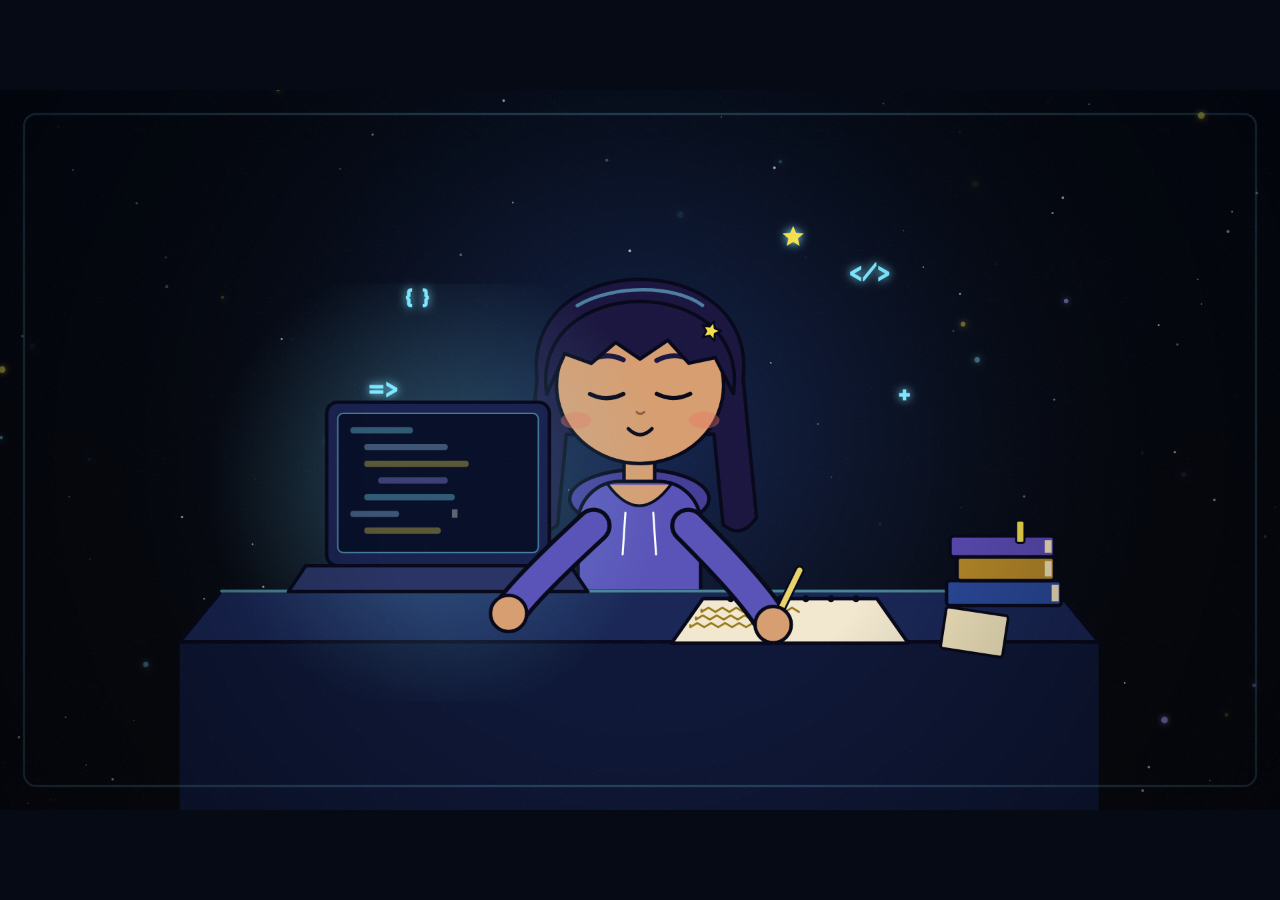
<file: Dishti — Code • Words • Curiosity (Landscape).html>
<!DOCTYPE html>
<html lang="en"><head><meta charset="utf-8"><title>Dishti — Code • Words • Curiosity</title>
<meta name="viewport" content="width=device-width, initial-scale=1, viewport-fit=cover">
<link href="https://fonts.googleapis.com/css2?family=Orbitron:wght@500&family=Playfair+Display:ital,wght@1,600&display=swap" rel="stylesheet">
<style>
:root{box-sizing:border-box;padding-top:env(safe-area-inset-top,0px);padding-bottom:env(safe-area-inset-bottom,0px);color-scheme:dark}
html,body{margin:0;height:100%;background:#050A14;overflow:hidden}
body{display:flex}
canvas{width:100%;height:100%;object-fit:contain;display:block}
</style></head><body><canvas id="c" width="1920" height="1080"></canvas>
<script>
const C=document.getElementById('c'),ctx=C.getContext('2d'),W=1920,H=1080,PI=Math.PI;
if(!ctx.roundRect)ctx.roundRect=function(x,y,w,h){this.rect(x,y,w,h)};
const INK='#080a1c',CY='#7EE7FF',SB='#A5D8FF',GD='#F4E04D',LV='#A29BFE',SKIN='#d79e72',HAIR='#1c1740',SLV='#5b54b8';
const cl=(x,a=0,b=1)=>Math.min(b,Math.max(a,x)),ss=(a,b,t)=>{const x=cl((t-a)/(b-a));return x*x*(3-2*x)},mx=(a,b,k)=>a+(b-a)*k;
const h=n=>{const x=Math.sin(n*127.1+311.7)*43758.5453;return x-Math.floor(x)};
let F=-1,T=0;
const rr=(x,y,w,l,r)=>{ctx.beginPath();ctx.roundRect(x,y,w,l,r)};
const fs=(f,s,lw=5)=>{if(f){ctx.fillStyle=f;ctx.fill()}if(s!==0){ctx.lineWidth=lw;ctx.strokeStyle=s||INK;ctx.lineJoin=ctx.lineCap='round';ctx.stroke()}};
const G=(s,fn)=>{ctx.save();ctx.translate((h(F*3.1+s)-.5)*3,(h(F*5.7+s*2)-.5)*3);fn();ctx.restore()};
const star=(x,y,r,rot=0)=>{ctx.beginPath();for(let i=0;i<10;i++){const a=rot+i*PI/5-PI/2,q=i%2?r*.45:r;ctx.lineTo(x+q*Math.cos(a),y+q*Math.sin(a))}ctx.closePath()};
const N=document.createElement('canvas');N.width=N.height=256;
{const g=N.getContext('2d');for(let i=0;i<2200;i++){g.fillStyle=`rgba(255,255,255,${h(i)*.5})`;g.fillRect(h(i+7)*256,h(i+9)*256,1+h(i+3)*2,1)}}
const pat=ctx.createPattern(N,'repeat');
const ST=[...Array(110)].map((_,i)=>({x:h(i)*W,y:h(i+300)*H,r:.6+h(i+600)*1.8,k:1+Math.floor(h(i+900)*3),p:h(i+1200)*6.28}));
const PT=[...Array(28)].map((_,i)=>({x:h(i+80)*W,y:h(i+120)*H,r:2+h(i+5)*3,c:[CY,GD,LV][i%3],k:1+i%3,p:h(i+9)*6.28}));
const IT=[
{k:'code',a:-2.8,rx:740,ry:250,s:2.0,c:CY},{k:'code',a:-2.3,rx:600,ry:270,s:2.25,c:SB},
{k:'folder',a:-3.3,rx:800,ry:150,s:2.5,c:CY},{k:'page',a:-.85,rx:600,ry:270,s:3.5,c:GD},
{k:'page',a:-.4,rx:740,ry:250,s:3.75,c:GD},{k:'note',a:-.05,rx:800,ry:150,s:4.0,c:GD},
{k:'sketch',a:-2.05,rx:380,ry:280,s:5.0,c:LV},{k:'sketch',a:-1.1,rx:380,ry:280,s:5.2,c:LV}
].map((o,i)=>{o.ph=h(i+40)*6.28;return o});
const KF=[[0,0,0],[.5,-1,.3],[1.2,-1,.3],[1.9,0,0],[2.2,-1,.2],[3.4,-1,.2],[3.8,.7,.6],[4.9,.7,.6],[5.2,.8,-.6],[6.3,.8,-.6],[6.7,0,0],[8,0,0]];
function gaze(t){for(let i=1;i<KF.length;i++)if(t<=KF[i][0]){const a=KF[i-1],b=KF[i],k=ss(a[0],b[0],t);return[mx(a[1],b[1],k),mx(a[2],b[2],k)]}return[0,0]}
const BL=[1.55,3.1,4.65,6.1];

function item(it){
  const th=2*PI*ss(5,6.5,T),a=it.a+th,al=ss(it.s,it.s+.5,T)*(1-ss(7.3,7.85,T));
  if(al<.01)return;
  ctx.save();
  ctx.translate(960+it.rx*Math.cos(a),500+it.ry*Math.sin(a)+10*Math.sin(2*PI*T/4+it.ph));
  ctx.rotate(.08*Math.sin(2*PI*T/4+it.ph));ctx.scale(.6+.4*al,.6+.4*al);ctx.globalAlpha=al;
  ctx.shadowColor=it.c;ctx.shadowBlur=14;
  if(it.k=='code'){
    rr(-100,-65,200,130,14);fs('rgba(9,20,45,.92)',it.c,4);ctx.shadowBlur=0;
    [GD,CY,SB].forEach((c,i)=>{ctx.beginPath();ctx.arc(-80+i*18,-48,5,0,7);ctx.fillStyle=c;ctx.fill()});
    [70,110,90,130].forEach((w,i)=>{rr(-80+(i%2)*18,-26+i*22,w,8,4);ctx.fillStyle=[CY,SB,GD,LV][i];ctx.fill()});
  }else if(it.k=='folder'){
    ctx.scale(1.2,1.2);rr(-45,-42,40,16,6);fs('#2c4f86',it.c,4);rr(-45,-32,90,64,8);fs('#2c4f86',it.c,4);ctx.shadowBlur=0;
    rr(-30,-8,60,6,3);ctx.fillStyle=SB;ctx.fill();rr(-30,6,40,6,3);ctx.fill();
  }else if(it.k=='page'){
    rr(-55,-72,110,144,6);fs('#f3e6bf');ctx.shadowBlur=0;ctx.strokeStyle='#b8922a';ctx.lineWidth=3;
    for(let i=0;i<7;i++){ctx.beginPath();ctx.moveTo(-38,-50+i*18);ctx.lineTo(38-(i%3)*16,-50+i*18);ctx.stroke()}
  }else if(it.k=='note'){
    rr(-50,-50,100,100,8);fs('#ffe58a');ctx.shadowBlur=0;ctx.beginPath();
    for(let x=-34;x<=34;x+=4)ctx.lineTo(x,12+8*Math.sin(x*.3));ctx.strokeStyle='#8a6a14';ctx.lineWidth=3;ctx.stroke();
    star(0,-22,14);fs('#fff',INK,3);
  }else{
    rr(-80,-60,160,120,12);fs('rgba(40,30,90,.9)',it.c,4);ctx.shadowBlur=0;ctx.strokeStyle=SB;ctx.lineWidth=3;
    ctx.beginPath();ctx.arc(-35,-12,26,0,7);ctx.stroke();rr(8,-38,50,26,4);ctx.stroke();
    ctx.beginPath();ctx.moveTo(-60,42);ctx.lineTo(-25,22);ctx.lineTo(5,34);ctx.lineTo(55,8);ctx.strokeStyle=GD;ctx.stroke();
  }
  ctx.restore();
}

function hands(){
  const ty=ss(2,2.2,T)*(1-ss(3.4,3.6,T)),wr=ss(3.5,3.8,T)*(1-ss(4.9,5.1,T)),rc=ss(5,5.5,T)*(1-ss(6.4,6.9,T));
  const L=[770+ty*(F%2?-12:12),776+ty*(F%3?4:-10)];
  const Rw=[1150+wr*30*Math.sin(T*18),792+wr*8*Math.cos(T*23)];
  return[L,[mx(Rw[0],1195,rc),mx(Rw[1],435,rc)]];
}
function arm(s,e,side){ctx.beginPath();ctx.moveTo(s[0],s[1]);ctx.quadraticCurveTo((s[0]+e[0])/2+side*40,(s[1]+e[1])/2+30,e[0],e[1]);
  ctx.lineCap='round';ctx.lineWidth=52;ctx.strokeStyle=INK;ctx.stroke();ctx.lineWidth=40;ctx.strokeStyle=SLV;ctx.stroke()}

function head(gx,gy,dl,blink,bob,sw){
  ctx.save();ctx.translate(960,445+bob);ctx.rotate(.025*Math.sin(2*PI*T/4)+.04*gx);ctx.translate(-960,-445);
  ctx.beginPath();ctx.moveTo(812,440);ctx.bezierCurveTo(790,250,1130,250,1108,440);
  ctx.lineTo(1122+sw,640);ctx.quadraticCurveTo(1100+sw,672,1074+sw,650);ctx.lineTo(1066,520);ctx.lineTo(854,520);
  ctx.lineTo(846-sw,650);ctx.quadraticCurveTo(820-sw,672,798-sw,640);ctx.closePath();fs(HAIR);
  ctx.beginPath();ctx.ellipse(960,450,120,112,0,0,7);fs(SKIN);
  ctx.fillStyle='rgba(232,116,95,.4)';[868,1052].forEach(x=>{ctx.beginPath();ctx.ellipse(x,500,22,12,0,0,7);ctx.fill()});
  const eye=x=>{
    if(blink){ctx.beginPath();ctx.moveTo(x-24,462);ctx.quadraticCurveTo(x,474,x+24,462);ctx.lineWidth=6;ctx.strokeStyle=INK;ctx.stroke();return}
    const ox=gx*6,oy=gy*6,g=ctx.createLinearGradient(0,430,0,490);g.addColorStop(0,'#1a1240');g.addColorStop(1,'#3a7fb0');
    ctx.beginPath();ctx.ellipse(x+ox,458+oy,25,32,0,0,7);fs(g);
    ctx.beginPath();ctx.ellipse(x+ox,456+oy,12,17,0,0,7);ctx.fillStyle='#0a0720';ctx.fill();
    ctx.fillStyle='#fff';ctx.beginPath();ctx.arc(x+ox-8,444+oy,8,0,7);ctx.fill();ctx.beginPath();ctx.arc(x+ox+9,472+oy,4,0,7);ctx.fill();
    ctx.beginPath();ctx.ellipse(x+ox,458+oy,25,32,0,PI*1.08,PI*1.92);ctx.lineWidth=8;ctx.strokeStyle=INK;ctx.stroke();
  };
  eye(912);eye(1008);
  const lf=12*dl;ctx.strokeStyle=HAIR;ctx.lineWidth=7;
  [912,1008].forEach(x=>{ctx.beginPath();ctx.moveTo(x-24,414-lf);ctx.quadraticCurveTo(x,401-lf,x+24,413-lf);ctx.stroke()});
  ctx.beginPath();ctx.moveTo(955,488);ctx.quadraticCurveTo(960,493,966,488);ctx.lineWidth=3;ctx.strokeStyle='#8a5a3a';ctx.stroke();
  ctx.save();ctx.translate(960,512);ctx.beginPath();
  if(dl>.12){ctx.moveTo(-20,0);ctx.quadraticCurveTo(0,10+46*dl,20,0);ctx.closePath();fs('#5a1a33')}
  else{ctx.moveTo(-17,0);ctx.quadraticCurveTo(0,17,17,0);ctx.lineWidth=5;ctx.strokeStyle=INK;ctx.stroke()}
  ctx.restore();
  ctx.beginPath();ctx.moveTo(826,462);ctx.bezierCurveTo(800,285,1120,285,1094,462);
  [[1068,410],[1030,418],[1000,385],[960,412],[925,388],[890,418],[852,404],[826,462]].forEach(p=>ctx.lineTo(p[0],p[1]));
  ctx.closePath();fs(HAIR);
  ctx.beginPath();ctx.moveTo(870,335);ctx.bezierCurveTo(920,305,1010,305,1050,335);ctx.strokeStyle='rgba(126,231,255,.5)';ctx.lineWidth=5;ctx.stroke();
  star(1062,372,15,.3);fs(GD,INK,3);
  ctx.restore();
}

function character(){
  const bob=4*Math.sin(2*PI*T/2),sw=8*Math.sin(2*PI*T/4),g=gaze(T),dl=ss(5.6,6,T)*(1-ss(6.8,7.4,T))*.9+.35*ss(6.7,7,T)*(1-ss(7.2,7.6,T));
  const bk=BL.some(b=>T>=b&&T<b+.17),hd=hands();
  G(1,()=>{
    ctx.beginPath();ctx.ellipse(960,610,100,42,0,0,7);fs('#463f98');
    ctx.beginPath();ctx.roundRect(938,535,44,80,14);fs(SKIN);
    ctx.beginPath();ctx.roundRect(872,585,176,230,60);fs(SLV);
    ctx.beginPath();ctx.moveTo(915,590);ctx.quadraticCurveTo(960,650,1005,590);fs(SKIN,INK,4);
    ctx.strokeStyle='#fff';ctx.lineWidth=3;[940,980].forEach(x=>{ctx.beginPath();ctx.moveTo(x,630);ctx.lineTo(x+(x<960?-4:4),690);ctx.stroke()});
  });
  G(2,()=>head(g[0],g[1],dl,bk,bob,sw));
  return hd;
}

function desk(hd){
  G(3,()=>{
    ctx.beginPath();ctx.moveTo(360,742);ctx.lineTo(1560,742);ctx.lineTo(1620,815);ctx.lineTo(300,815);ctx.closePath();fs('#1a2757');
    ctx.fillStyle='#0f1838';ctx.fillRect(300,815,1320,270);ctx.beginPath();ctx.moveTo(360,742);ctx.lineTo(1560,742);ctx.strokeStyle='rgba(126,231,255,.55)';ctx.lineWidth=4;ctx.stroke();
    ctx.beginPath();ctx.moveTo(300,815);ctx.lineTo(1620,815);ctx.strokeStyle=INK;ctx.lineWidth=5;ctx.stroke();
  });
  G(4,()=>{
    const gr=ctx.createRadialGradient(670,590,10,670,590,330);gr.addColorStop(0,'rgba(126,231,255,.28)');gr.addColorStop(1,'rgba(126,231,255,0)');
    ctx.fillStyle=gr;ctx.fillRect(300,300,740,600);
    rr(510,470,320,235,16);fs('#1a2350');rr(526,486,288,200,8);fs('#08102a','rgba(126,231,255,.5)',2);
    const ca=(.35+.65*ss(1.8,2.2,T))*(1-ss(3.5,3.9,T))+.35*ss(7.3,7.85,T),ba=ss(3.5,3.9,T)*(1-ss(7.3,7.85,T)),typing=ss(2,2.2,T)*(1-ss(3.4,3.6,T));
    ctx.save();ctx.globalAlpha=ca;
    const cw=[90,120,150,100,130,70,110],cc=[CY,SB,GD,LV,CY,SB,GD],ci=[0,20,20,40,20,0,20];
    cw.forEach((w,i)=>{rr(544+ci[i],506+i*24,w*(1-.35*typing*((F+i*3)%5)/5),9,4);ctx.fillStyle=cc[i];ctx.fill()});
    if(F%6<3){ctx.fillStyle='#fff';ctx.fillRect(690,624,8,12)}
    ctx.restore();
    if(ba>.01){
      ctx.save();ctx.globalAlpha=ba;
      [[-1,545],[1,795]].forEach(([d,x])=>{ctx.beginPath();ctx.moveTo(670,536);ctx.lineTo(x,520);ctx.lineTo(x,650);ctx.lineTo(670,664);ctx.closePath();fs('#f3e6bf',INK,3);
        ctx.strokeStyle='#b8922a';ctx.lineWidth=3;for(let i=0;i<5;i++){ctx.beginPath();ctx.moveTo(670+d*20,555+i*20);ctx.lineTo(670+d*105,545+i*20);ctx.stroke()}});
      if(T>3.7&&T<5.05){const c=Math.cos(PI*((T-3.7)*1.6%1))*125;ctx.beginPath();ctx.moveTo(670,536);ctx.lineTo(670+c,520);ctx.lineTo(670+c,650);ctx.lineTo(670,664);ctx.closePath();fs('#fffaf0',INK,3)}
      ctx.restore();
    }
    ctx.beginPath();ctx.moveTo(480,705);ctx.lineTo(860,705);ctx.lineTo(885,742);ctx.lineTo(455,742);ctx.closePath();fs('#2a3566');
  });
  G(5,()=>{
    ctx.save();ctx.translate(1440,800);ctx.rotate(.15);rr(-45,-30,90,60,4);fs('#f3e6bf',INK,4);ctx.restore();
    ctx.beginPath();ctx.moveTo(1050,752);ctx.lineTo(1300,752);ctx.lineTo(1345,816);ctx.lineTo(1005,816);ctx.closePath();fs('#f2e8cf');
    ctx.fillStyle=INK;for(let x=1090;x<1280;x+=36){ctx.beginPath();ctx.arc(x,752,5,0,7);ctx.fill()}
    const pr=ss(3.6,4.9,T)*(1-ss(7.3,7.85,T));ctx.strokeStyle='#9a7a1c';ctx.lineWidth=3;
    for(let i=0;i<5;i++){const len=(i<3?.55+.15*h(i):pr*.7)*210,y=768+i*11;ctx.beginPath();ctx.moveTo(1048-i*8,y);
      for(let x=0;x<len;x+=10)ctx.lineTo(1048-i*8+x,y+(x/10%2?-3:3));ctx.stroke()}
    [[1400,726,165,36,'#2b4a9c'],[1415,692,140,34,'#b88a2a'],[1405,662,150,30,'#5c4bb5']].forEach(b=>{rr(b[0],b[1],b[2],b[3],5);fs(b[4]);
      ctx.fillStyle='#f3e6bf';ctx.fillRect(b[0]+b[2]-14,b[1]+6,10,b[3]-12)});
    rr(1500,640,12,32,3);fs(GD,INK,3);
  });
  G(6,()=>{
    const SL=[892,650],SR=[1028,650],L=hd[0],R=hd[1];
    arm(SL,L,-1);arm(SR,R,1);
    ctx.beginPath();ctx.moveTo(R[0],R[1]);ctx.lineTo(R[0]+38,R[1]-78);ctx.lineCap='round';ctx.lineWidth=14;ctx.strokeStyle=INK;ctx.stroke();ctx.lineWidth=8;ctx.strokeStyle='#e8d46a';ctx.stroke();
    [L,R].forEach(p=>{ctx.beginPath();ctx.arc(p[0],p[1],26,0,7);fs(SKIN)});
    const ty=ss(2,2.2,T)*(1-ss(3.4,3.6,T));
    if(ty>.5&&F%2){ctx.strokeStyle=CY;ctx.lineWidth=4;[[-50,-10],[-60,14],[-44,34]].forEach(m=>{ctx.beginPath();ctx.moveTo(L[0]+m[0],L[1]+m[1]);ctx.lineTo(L[0]+m[0]-22,L[1]+m[1]-6);ctx.stroke()})}
  });
}

function idea(){
  const g1=ss(5,5.5,T)*(1-ss(6.4,6.9,T)),g2=ss(5.7,6.2,T)*(1-ss(6.4,6.9,T));
  if(g1<.01)return;
  const R=150*(.3+g2);ctx.save();ctx.translate(1215,400-30*g2);
  let gr=ctx.createRadialGradient(0,0,0,0,0,R);gr.addColorStop(0,`rgba(244,224,77,${.8*g1})`);gr.addColorStop(.4,`rgba(126,231,255,${.25*g1})`);gr.addColorStop(1,'rgba(126,231,255,0)');
  ctx.fillStyle=gr;ctx.beginPath();ctx.arc(0,0,R,0,7);ctx.fill();
  ctx.globalAlpha=g1;star(0,0,16+6*Math.sin(T*10),T);ctx.fillStyle='#fff';ctx.fill();
  if(g2>.05){
    ctx.beginPath();ctx.arc(0,0,95*g2,0,7);ctx.strokeStyle=CY;ctx.lineWidth=4;ctx.setLineDash([10,12]);ctx.stroke();ctx.setLineDash([]);
    for(let k=0;k<4;k++){const a=T*1.5+k*PI/2;ctx.save();ctx.translate(62*g2*Math.cos(a),62*g2*Math.sin(a));ctx.scale(g2,g2);
      ctx.strokeStyle='#fff';ctx.lineWidth=4;ctx.lineCap='round';ctx.beginPath();
      if(k==0){ctx.moveTo(-6,-12);ctx.lineTo(-18,0);ctx.lineTo(-6,12);ctx.moveTo(6,-12);ctx.lineTo(18,0);ctx.lineTo(6,12)}
      else if(k==1){ctx.rect(-18,-12,15,24);ctx.rect(3,-12,15,24)}
      else if(k==2){star(0,0,16);ctx.fillStyle=GD;ctx.fill()}
      else{ctx.moveTo(-16,12);ctx.lineTo(-16,-2);ctx.moveTo(-4,12);ctx.lineTo(-4,-10);ctx.moveTo(8,12);ctx.lineTo(8,4);ctx.moveTo(18,12);ctx.lineTo(18,-14)}
      ctx.stroke();ctx.restore()}
  }
  ctx.restore();
}

function draw(){
  ctx.setTransform(1,0,0,1,0,0);ctx.globalAlpha=1;
  let g=ctx.createLinearGradient(0,0,0,H);g.addColorStop(0,'#050A14');g.addColorStop(1,'#090A0F');ctx.fillStyle=g;ctx.fillRect(0,0,W,H);
  g=ctx.createRadialGradient(960,520,50,960,520,850);g.addColorStop(0,'rgba(40,70,150,.45)');g.addColorStop(1,'rgba(5,10,20,0)');ctx.fillStyle=g;ctx.fillRect(0,0,W,H);
  ST.forEach(s=>{ctx.globalAlpha=.35+.35*Math.sin(2*PI*s.k*T/8+s.p);ctx.fillStyle='#fff';ctx.beginPath();ctx.arc(s.x,s.y,s.r,0,7);ctx.fill()});
  ctx.globalAlpha=1;
  ctx.save();const sc=1+.05*(ss(0,2,T)-ss(2,8,T));ctx.translate(960,540);ctx.scale(sc,sc);ctx.translate(-960,-540);
  PT.forEach(p=>{ctx.globalAlpha=.35+.3*Math.sin(2*PI*T/8*p.k+p.p);ctx.fillStyle=p.c;ctx.shadowColor=p.c;ctx.shadowBlur=10;
    ctx.beginPath();ctx.arc(p.x,p.y+25*Math.sin(2*PI*T/8*p.k+p.p),p.r,0,7);ctx.fill()});
  ctx.globalAlpha=1;ctx.shadowBlur=0;
  const sa=ss(.5,1.1,T)*(1-ss(1.7,2.3,T));
  if(sa>.01){ctx.save();ctx.globalAlpha=sa;ctx.shadowColor=CY;ctx.shadowBlur=14;ctx.font='700 38px Orbitron, monospace';ctx.fillStyle=CY;ctx.textAlign='center';
    [['{ }',640,330],['</>',1290,300],['+',1340,480],['=>',590,470]].forEach((s,i)=>ctx.fillText(s[0],s[1],s[2]+8*Math.sin(2*PI*T/4+i)));
    star(1180,240+6*Math.sin(T*3),16);ctx.fillStyle=GD;ctx.fill();ctx.restore()}
  IT.forEach(item);
  const hd=character();desk(hd);idea();
  ctx.restore();
  [2,3.5,5,6.5].forEach(b=>{const p=(T-b)/.35;if(p>0&&p<1){const x=mx(-400,2400,p);ctx.fillStyle='rgba(165,216,255,.13)';
    ctx.beginPath();ctx.moveTo(x,0);ctx.lineTo(x+260,0);ctx.lineTo(x+160,H);ctx.lineTo(x-100,H);ctx.fill()}});
  ctx.strokeStyle='rgba(126,231,255,.25)';ctx.lineWidth=3;rr(36,36,W-72,H-72,18);ctx.stroke();
  g=ctx.createRadialGradient(960,540,400,960,540,1150);g.addColorStop(0,'rgba(0,0,0,0)');g.addColorStop(1,'rgba(0,0,8,.55)');ctx.fillStyle=g;ctx.fillRect(0,0,W,H);
  ctx.globalAlpha=.07;ctx.fillStyle=pat;ctx.fillRect(0,0,W,H);ctx.globalAlpha=1;
  const ta=ss(6.5,7,T)*(1-ss(7.5,7.9,T));
  if(ta>.01){ctx.save();ctx.globalAlpha=ta;ctx.textAlign='center';ctx.translate(0,10*(1-ta));
    ctx.shadowColor=CY;ctx.shadowBlur=24;ctx.fillStyle='#fff';ctx.font='italic 600 70px "Playfair Display", Georgia, serif';
    if('letterSpacing' in ctx)ctx.letterSpacing='8px';ctx.fillText('CODE • WORDS • CURIOSITY',960,108);
    ctx.shadowBlur=10;ctx.shadowColor=GD;ctx.fillStyle=GD;ctx.font='500 26px Orbitron, sans-serif';
    if('letterSpacing' in ctx)ctx.letterSpacing='12px';ctx.fillText('A LITTLE WORLD OF MY OWN.',960,160);ctx.restore()}
}
if(document.fonts)['italic 600 70px "Playfair Display"','500 26px Orbitron','700 38px Orbitron'].forEach(f=>document.fonts.load(f));
function tick(now){const f=Math.floor(((now/1000)%8)*12);if(f!==F){F=f;T=f/12;draw()}requestAnimationFrame(tick)}
requestAnimationFrame(tick);
</script></body></html>
</file>
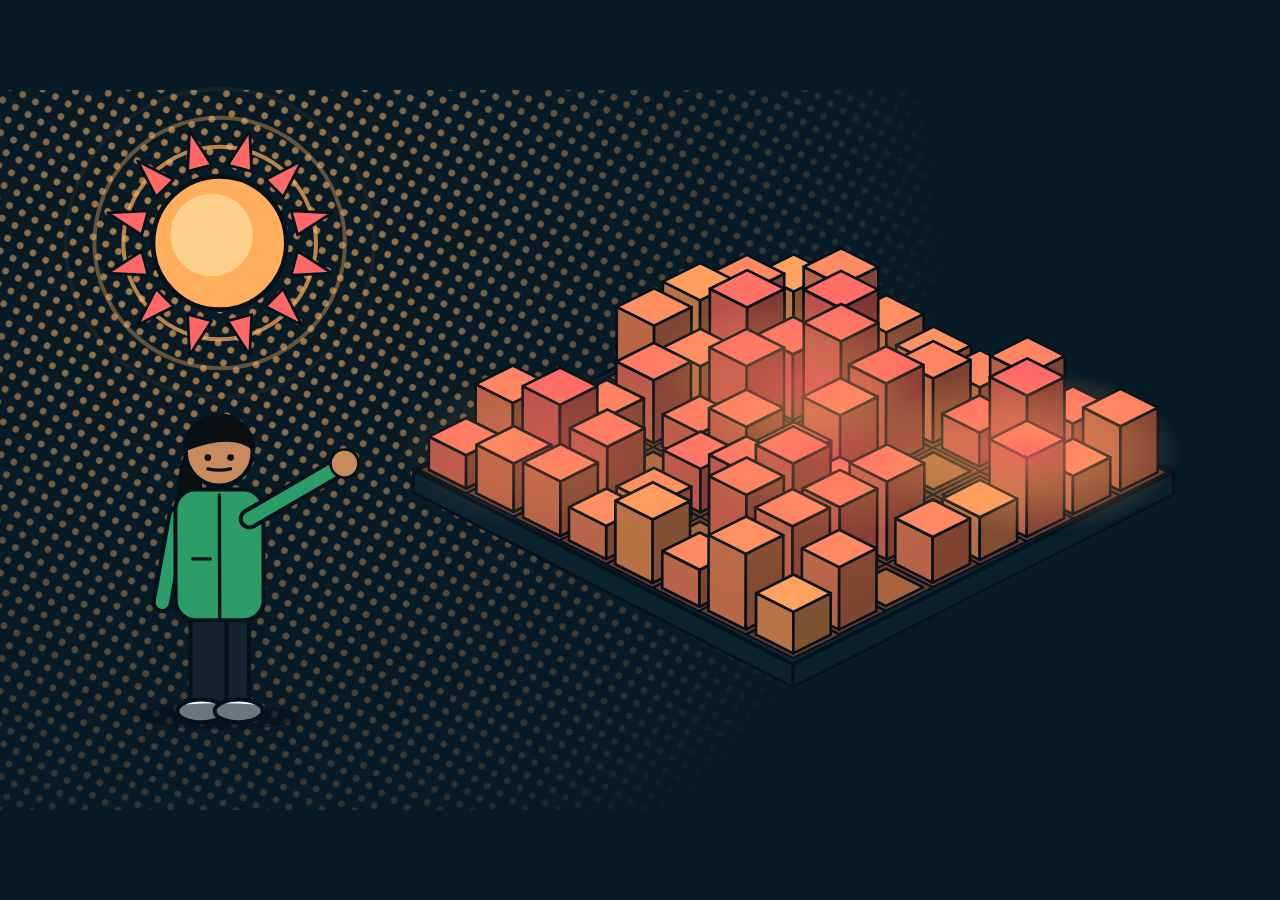
<file: nexterra-landscape.html>
<!DOCTYPE html>
<html lang="en"><head><meta charset="utf-8">
<meta name="viewport" content="width=device-width, initial-scale=1">
<title>NexTerra: Reimagine the City</title>
<link href="https://fonts.googleapis.com/css2?family=DM+Sans:wght@700;900&family=Manrope:wght@800&display=swap" rel="stylesheet">
<style>
html,body{margin:0;height:100%;background:#071b26;overflow:hidden}
svg{display:block;width:100%;height:100%}
text{font-family:'Manrope','DM Sans',system-ui,sans-serif;font-weight:800}
</style></head><body>
<svg id="s" viewBox="0 0 1920 1080" preserveAspectRatio="xMidYMid meet" xmlns="http://www.w3.org/2000/svg">
<defs>
<pattern id="dots" width="22" height="22" patternUnits="userSpaceOnUse" patternTransform="rotate(30)"><circle cx="11" cy="11" r="5" fill="#fff"/></pattern>
<mask id="hm"><rect width="1920" height="1080" fill="url(#dots)"/></mask>
<radialGradient id="gO" cx="330" cy="230" r="1100" gradientUnits="userSpaceOnUse"><stop offset="0" stop-color="#ffae5d" stop-opacity=".75"/><stop offset="1" stop-color="#ffae5d" stop-opacity="0"/></radialGradient>
<radialGradient id="gG" cx="1190" cy="560" r="900" gradientUnits="userSpaceOnUse"><stop offset="0" stop-color="#a6e477" stop-opacity=".6"/><stop offset="1" stop-color="#39bd75" stop-opacity="0"/></radialGradient>
<radialGradient id="hot"><stop offset="0" stop-color="#ff6866" stop-opacity=".85"/><stop offset=".55" stop-color="#ffae5d" stop-opacity=".35"/><stop offset="1" stop-color="#ffae5d" stop-opacity="0"/></radialGradient>
</defs>
</svg>
<script>
const NS='http://www.w3.org/2000/svg',S=document.getElementById('s');
const $=(t,a={},p=S)=>{const e=document.createElementNS(NS,t);for(const k in a)e.setAttribute(k,a[k]);p.appendChild(e);return e};
const poly=(p,pts,a)=>$('polygon',Object.assign({points:pts.map(q=>q.join(',')).join(' ')},a),p);
const cl=(x,a=0,b=1)=>Math.min(b,Math.max(a,x)),
sm=x=>{x=cl(x);return x*x*(3-2*x)},
bk=x=>{x=cl(x);return 1+2.9*Math.pow(x-1,3)+1.9*Math.pow(x-1,2)},
hx=h=>[1,3,5].map(i=>parseInt(h.substr(i,2),16)),
mx=(a,b,t)=>{a=hx(a);b=hx(b);t=cl(t);return '#'+a.map((v,i)=>Math.round(v+(b[i]-v)*t).toString(16).padStart(2,'0')).join('')},
sh=(h,f)=>'#'+hx(h).map(v=>Math.round(v*f).toString(16).padStart(2,'0')).join(''),
rnd=n=>{const x=Math.sin(n*127.1+311.7)*43758.5453;return x-Math.floor(x)};
const K0='#04111a',ST={stroke:K0,'stroke-width':4,'stroke-linejoin':'round'};
const star=(n,rx,ry,r)=>{const p=[];for(let i=0;i<n*2;i++){const a=i*Math.PI/n,q=i%2?r:1,j=1+(rnd(i+3)-.5)*.2;p.push((Math.cos(a)*rx*q*j).toFixed(0)+','+(Math.sin(a)*ry*q*j).toFixed(0))}return p.join(' ')};

/* background */
$('rect',{width:1920,height:1080,fill:'#071b26'});
const gm=$('g',{mask:'url(#hm)'});
const glO=$('rect',{width:1920,height:1080,fill:'url(#gO)'},gm),glG=$('rect',{width:1920,height:1080,fill:'url(#gG)'},gm);

/* sun */
const sun=$('g',{});
const rings=[0,1,2].map(()=>$('circle',{fill:'none',stroke:'#ffae5d','stroke-width':6},sun));
const rays=$('g',{},sun);
for(let i=0;i<12;i++)poly(rays,[[-18,-112],[0,-168],[18,-112]].map(p=>{const a=i*Math.PI/6,c=Math.cos(a),s=Math.sin(a);return[(p[0]*c-p[1]*s).toFixed(1),(p[0]*s+p[1]*c).toFixed(1)]}),{fill:'#ff6866',...ST});
$('circle',{r:100,fill:'#ffae5d',...ST,'stroke-width':7},sun);
$('circle',{r:62,fill:'#ffd08a',cx:-12,cy:-12},sun);

/* camera + city */
const cam=$('g',{}),bob=$('g',{},cam),city=$('g',{},bob);
const N=8,TW=70,TH=35,CX=1190,CY=330,FW=56,FH=28;
const PL=[[CX,CY-TH-10],[CX+N*TW+10,CY+(N-1)*TH],[CX,CY+(2*N-1)*TH+10],[CX-N*TW-10,CY+(N-1)*TH]];
poly(city,[PL[3],PL[2],[PL[2][0],PL[2][1]+34],[PL[3][0],PL[3][1]+34]],{fill:'#0a2230',...ST});
poly(city,[PL[2],PL[1],[PL[1][0],PL[1][1]+34],[PL[2][0],PL[2][1]+34]],{fill:'#08202c',...ST});
poly(city,PL,{fill:'#0c2635',...ST,'stroke-width':6});
const WATER=['5,2','5,3','6,3','6,2'],PARK=['1,1','3,3','2,5','4,6','0,4','7,5'],HS=[[2,2],[5,5],[1,6],[6,1],[4,3]];
const cells=[],trees=[];
for(let s=0;s<2*N-1;s++)for(let i=0;i<N;i++){const j=s-i;if(j<0||j>=N)continue;
 const key=i+','+j,c={i,j,s,x:CX+(i-j)*TW,y:CY+(i+j)*TH,d:rnd(i*5+j)*.25},x=c.x,y=c.y;
 c.lot=WATER.includes(key)?'w':PARK.includes(key)?'p':0;
 let v=.2;HS.forEach(([a,b])=>{v+=.8*Math.exp(-((i-a)**2+(j-b)**2)/3)});
 c.v=cl(v+(rnd(i*3+j*7)-.5)*.15);c.h=45+110*rnd(i*9+j*4+1)*(.4+.6*c.v);
 const g=c.g=$('g',{},city);
 c.gd=poly(g,[[x,y-TH],[x+TW,y],[x,y+TH],[x-TW,y]],{...ST,'stroke-width':3});
 if(c.lot){
  c.lt=poly(g,[[x,y-FH],[x+FW,y],[x,y+FH],[x-FW,y]],{...ST});
  if(c.lot=='w')c.sh=$('path',{d:`M${x-26} ${y+3}Q${x-13} ${y-5} ${x} ${y+3}T${x+26} ${y+3}`,fill:'none',stroke:'#eef5f2','stroke-width':4,'stroke-linecap':'round'},g);
  else trees.push({x:x-14,y:y+8,sz:.8,pi:2,d:.05},{x:x+16,y:y-2,sz:.65,pi:2,d:.12});
 }else{
  const h=c.h,L=[x-FW,y],B=[x,y+FH],R=[x+FW,y],T=[x,y-FH],up=p=>[p[0],p[1]-h];
  c.L=poly(g,[L,B,up(B),up(L)],ST);c.R=poly(g,[B,R,up(R),up(B)],ST);c.T=poly(g,[up(T),up(R),up(B),up(L)],ST);
  c.vn=poly(g,[[0,0],[0,0],[0,0],[0,0]],{fill:'#39bd75',stroke:K0,'stroke-width':3,'stroke-linejoin':'round'});
  const r=rnd(i*13+j*3+2);c.role=r<.22?'c':r<.42?'s':r<.62?'g':'';
  c.vine=rnd(i*7+j*11+5)<.3;
  if(c.role=='s'){c.so=$('g',{},g);c.so.innerHTML='<polygon points="0,-15 30,0 0,15 -30,0" fill="#1d4fa0" stroke="#04111a" stroke-width="3"/><path d="M-15 -7L15 7M-15 7L15 -7" stroke="#45c2cc" stroke-width="2"/>'}
  if(c.role=='g'){c.gr=$('g',{},g);c.gr.innerHTML='<polygon points="0,-16 32,0 0,16 -32,0" fill="#39bd75" stroke="#04111a" stroke-width="3"/><circle cx="-10" r="5" fill="#a6e477"/><circle cx="9" cy="3" r="5" fill="#a6e477"/>'}
  if((i+2*j)%3==0)trees.push({x:x,y:y+TH,sz:1,pi:0,d:rnd(i+j*5)*.3});
 }
 cells.push(c);
}
/* hotspot glows */
const hots=HS.map(([a,b])=>$('ellipse',{cx:CX+(a-b)*TW,cy:CY+(a+b)*TH-30,rx:230,ry:125,fill:'url(#hot)'},city));
/* trees */
const tl=$('g',{},city);
trees.forEach(t=>{t.g=$('g',{},tl);t.g.innerHTML='<g stroke="#04111a" stroke-width="5" stroke-linejoin="round"><path d="M0 0V-30" stroke="#5a3a22" stroke-width="9" stroke-linecap="round"/><circle cy="-52" r="27" fill="#39bd75"/><circle cx="-8" cy="-60" r="10" fill="#a6e477" stroke="none"/></g>'});
/* scan + reticle + bursts */
const scan=poly(city,[[-15,120],[15,120],[-45,930],[-75,930]],{fill:'#45c2cc','fill-opacity':.45,stroke:'#45c2cc','stroke-width':4});
const ret=$('circle',{cx:CX,cy:640,r:150,fill:'none',stroke:'#45c2cc','stroke-width':6,'stroke-dasharray':'16 12'},city);
const IT=[3,3.25,3.5,3.75,4,4.25,4.5,4.75],BC=[[1,3],[3,1],[2,4],[4,2],[5,5],[5,2],[3,5],[6,4]],BF=['#a6e477','#eef5f2','#a6e477','#45c2cc','#39bd75','#45c2cc','#eef5f2','#a6e477'];
const bursts=BC.map((p,i)=>{const g=$('g',{},city);poly(g,star(10,1,1,.55).split(' ').map(q=>q.split(',').map(z=>z*72)),{fill:BF[i],stroke:K0,'stroke-width':6,'stroke-linejoin':'round'});g.pos=[CX+(p[0]-p[1])*TW,CY+(p[0]+p[1])*TH-70];return g});

/* planner */
const PX=330,pl=$('g',{}),pb=$('g',{},pl);
$('ellipse',{cx:PX,cy:940,rx:120,ry:20,fill:'#04111a','fill-opacity':.55},pl);
const P=$('g',{transform:`translate(${PX},0)`},pb);
$('ellipse',{cx:-44,cy:610,rx:17,ry:70,fill:'#0b0f12',...ST},P);
[[-44,-10],[10,44]].forEach(a=>$('rect',{x:a[0],y:770,width:a[1]-a[0]+(a[0]<0?0:0)+ (a[0]<0?34:0)-(a[0]<0?0:0),height:150,rx:10,fill:'#15232e',...ST,'stroke-width':6},P));
[-28,28].forEach(x=>$('ellipse',{cx:x,cy:928,rx:36,ry:17,fill:'#eef5f2',...ST,'stroke-width':6},P));
$('line',{x1:-62,y1:635,x2:-86,y2:765,stroke:K0,'stroke-width':32,'stroke-linecap':'round'},P);
$('line',{x1:-62,y1:635,x2:-86,y2:765,stroke:'#2c9d68','stroke-width':20,'stroke-linecap':'round'},P);
$('rect',{x:-66,y:596,width:132,height:196,rx:30,fill:'#2c9d68',...ST,'stroke-width':6},P);
$('path',{d:'M0 604V790M-40 700H-14',stroke:K0,'stroke-width':5,fill:'none','stroke-linecap':'round'},P);
$('circle',{cy:540,r:50,fill:'#c98b5e',...ST,'stroke-width':6},P);
$('path',{d:'M-52 536A52 52 0 0 1 52 536Q22 508 -52 536Z',fill:'#0b0f12',...ST,'stroke-width':5},P);
$('circle',{cx:-17,cy:548,r:5,fill:K0},P);$('circle',{cx:17,cy:548,r:5,fill:K0},P);
const smile=$('path',{fill:'none',stroke:K0,'stroke-width':5,'stroke-linecap':'round'},P);
const arm1=$('line',{stroke:K0,'stroke-width':32,'stroke-linecap':'round'},P),arm2=$('line',{stroke:'#2c9d68','stroke-width':20,'stroke-linecap':'round'},P),hand=$('circle',{r:21,fill:'#c98b5e',...ST},P);

/* toolbox */
const GL=['<rect x="-3" y="2" width="6" height="22" fill="#5a3a22"/><circle cy="-6" r="17" fill="#39bd75"/>','<path d="M-26 0L0 -15L26 0L0 15Z" fill="#eef5f2"/>','<path d="M-28 6L0 -12L28 6L0 24Z" fill="#a6e477"/><circle r="9" fill="#39bd75"/>','<path d="M-24 8L-10 -16H26L12 8Z" fill="#1d4fa0"/><path d="M-17 -4H19M3 -16L-4 8" stroke="#45c2cc" stroke-width="2"/>','<path d="M-26 0L0 -15L26 0L0 15Z" fill="#39bd75"/><circle cx="-9" r="5" fill="#a6e477"/><circle cx="9" r="5" fill="#a6e477"/>','<path d="M0 -24C15 -3 19 3 19 10A19 19 0 0 1 -19 10C-19 3 -15 -3 0 -24Z" fill="#45c2cc"/>','<path d="M-28 10L-9 -14H9L28 10Z" fill="#c9dede"/><path d="M0 -12V10" stroke="#071b26" stroke-width="3" stroke-dasharray="4 4"/>','<rect x="-15" y="-24" width="30" height="48" fill="#2c9d68"/><path d="M-15 -10H15M-15 5H15M-15 19H15" stroke="#a6e477" stroke-width="4"/>'];
const tb=GL.map((s,i)=>{const g=$('g',{}),r=$('rect',{x:-37,y:-37,width:74,height:74,rx:14,fill:'#102f40',stroke:K0,'stroke-width':5},g);const q=$('g',{stroke:K0,'stroke-width':3,'stroke-linejoin':'round'},g);q.innerHTML=s;g.r=r;g.x=96+i*92;return g});

/* doc, card, chips */
const doc=$('g',{});
$('rect',{width:170,height:230,rx:8,fill:'#eef5f2',...ST,'stroke-width':6},doc);
$('rect',{x:14,y:16,width:100,height:18,fill:'#39bd75'},doc);
[56,82,108,134].forEach((y,i)=>$('rect',{x:34,y,width:[112,90,104,80][i],height:10,fill:'#9fb8bd'},doc));
[56,82].forEach(y=>$('path',{d:`M12 ${y+5}l6 6l11 -13`,fill:'none',stroke:'#2c9d68','stroke-width':5,'stroke-linecap':'round'},doc));
poly(doc,[[85,160],[130,185],[85,210],[40,185]],{fill:'#a6e477',...ST,'stroke-width':4});
const card=$('g',{});
$('rect',{x:-170,y:-113,width:360,height:250,rx:18,fill:K0},card);
$('rect',{x:-180,y:-125,width:360,height:250,rx:18,fill:'#0c2635',...ST,'stroke-width':6},card);
$('rect',{x:-166,y:-111,width:332,height:222,rx:12,fill:'none',stroke:'#45c2cc','stroke-opacity':.6,'stroke-width':3},card);
const bars=[0,1,2,3].map(m=>{const o=$('rect',{x:-130+m*68,width:28,fill:'#ff6866',...ST,'stroke-width':4},card),g=$('rect',{x:-100+m*68,width:28,fill:'#39bd75',...ST,'stroke-width':4},card);return[o,g]});
$('path',{d:'M-150 97H150',stroke:'#eef5f2','stroke-width':4,'stroke-linecap':'round'},card);
const chips=[0,1,2].map(k=>{const g=$('g',{});$('rect',{width:360,height:74,rx:14,fill:'#0c2635',stroke:K0,'stroke-width':5},g);$('rect',{x:6,y:6,width:348,height:62,rx:9,fill:'none',stroke:'#45c2cc','stroke-opacity':.5,'stroke-width':2},g);
 const col=['#ff6866','#39bd75','#45c2cc'][k];for(let m=0;m<9;m++)$('rect',{x:26+m*36,y:62-(14+rnd(k*9+m)*34),width:22,height:14+rnd(k*9+m)*34,fill:col,stroke:K0,'stroke-width':3},g);return g});

/* speed lines + wipe */
const sl=$('g',{}),lines=[];for(let i=0;i<30;i++)lines.push($('line',{stroke:'#eef5f2','stroke-linecap':'round'},sl));
const wl=$('g',{}),wls=[];for(let i=0;i<14;i++)wls.push($('line',{stroke:'#eef5f2','stroke-width':5,'stroke-linecap':'round'},wl));
const band=poly(S,[[-60,0],[40,0],[-20,1080],[-120,1080]],{fill:'#eef5f2',stroke:K0,'stroke-width':8});
const bb=$('g',{});poly(bb,star(14,1,1,.8).split(' ').map(q=>q.split(',').map(z=>z*0)),{});bb.innerHTML='';
const mk=(rx,ry,fill,lines2,fs,tl2)=>{const g=$('g',{});poly(g,star(14,rx,ry,.8).split(' ').map(q=>q.split(',')),{fill:K0,transform:'translate(12,14)'});poly(g,star(14,rx,ry,.8).split(' ').map(q=>q.split(',')),{fill,stroke:K0,'stroke-width':8,'stroke-linejoin':'round'});
 lines2.forEach((tx,i)=>$('text',{y:(i-(lines2.length-1)/2)*fs*1.15+fs*.35,'text-anchor':'middle','font-size':fs,fill:'#071b26',textLength:tl2[i],lengthAdjust:'spacingAndGlyphs'},g).textContent=tx);return g};
const big=mk(690,185,'#a6e477',['REIMAGINE THE CITY!'],92,[940]);
const small=mk(330,118,'#ffae5d',['COOLER CITIES.','SMARTER FUTURES.'],40,[400,460]);

/* animation */
const D=8,t0=performance.now();let lastF=-1;
function draw(t){
 const f=Math.floor(t*12)%96,back=sm((t-7.5)/.5);
 const wf=t<5?0:t<6?sm(t-5):t<7.5?1:1-sm((t-7.5)/.5),edge=-200+wf*2300;
 const pp=(i,d=0)=>bk((t-IT[i]-d)/.35)*(1-back),cp=(i,d=0)=>cl(pp(i,d));
 const jt=(n,a)=>(rnd(f*7+n)-.5)*a;
 /* backdrop */
 glO.setAttribute('opacity',1-wf);glG.setAttribute('opacity',wf);
 sun.setAttribute('transform',`translate(${330+jt(1,3)},${230+jt(2,3)})`);
 rays.setAttribute('transform',`rotate(${(f*7)%360}) scale(${1+.06*Math.sin(f*1.3)})`);
 rings.forEach((r,i)=>{const p=((t*.75+i/3)%1);r.setAttribute('r',108+p*130);r.setAttribute('opacity',(1-p)*(1-.6*wf))});
 /* camera */
 const z=1+.25*sm((t-1.9)/.6)*(1-sm((t-2.9)/.6));
 cam.setAttribute('transform',`translate(1190,560) scale(${z}) translate(-1190,-560)`);
 bob.setAttribute('transform',`translate(0,${(Math.sin(f*Math.PI/12)*5).toFixed(1)}) rotate(${jt(3,.5).toFixed(2)} 1190 600)`);
 /* cells */
 for(const c of cells){
  const k=cl((edge-c.x)/140),vv=cl(c.v+.14*Math.sin(t*9+c.i*2.3+c.j*3.1)),x=c.x,y=c.y;
  c.g.setAttribute('transform',`translate(${jt(c.i*8+c.j,2.2).toFixed(1)},${jt(c.i*3+c.j*8+1,2.2).toFixed(1)})`);
  c.gd.setAttribute('fill',mx(mx('#6b3a2d','#12303f',k),'#a5c4c6',cp(6,c.s*.02)*.85));
  if(c.lot){
   if(c.lot=='w'){const p=cp(5,c.d);c.lt.setAttribute('fill',mx('#a8643c','#45c2cc',p));c.sh.setAttribute('opacity',p*(.5+.5*Math.sin(t*10+c.i)));}
   else c.lt.setAttribute('fill',mx('#a8643c','#a6e477',cp(2,c.d)));
   continue;}
  const h=c.h,x0=x,yT=y-h;
  let top=mx(mx('#ffae5d','#ff6866',vv),mx('#a6e477','#39bd75',c.v*.6),k);
  if(c.role=='c')top=mx(top,'#eef5f2',cp(1,c.d));
  const lf=mx(sh(mx('#ffae5d','#ff6866',vv),.72),'#2c9d68',k),rf=mx(sh(mx('#ffae5d','#ff6866',vv),.5),'#1d6f52',k);
  c.T.setAttribute('fill',top);c.L.setAttribute('fill',lf);c.R.setAttribute('fill',rf);
  if(c.so){const p=pp(3,c.d);c.so.setAttribute('transform',`translate(${x0},${yT}) scale(${Math.max(p,0)})`)}
  if(c.gr){const p=pp(4,c.d);c.gr.setAttribute('transform',`translate(${x0},${yT}) scale(${Math.max(p,0)})`)}
  const vp=c.vine?cp(7,c.d):0;
  c.vn.setAttribute('display',vp>.01?'inline':'none');
  if(vp>.01){const B=[x,y+FH],L=[x-FW,y];c.vn.setAttribute('points',[L,B,[x,y+FH-h*vp],[x-FW,y-h*vp]].map(q=>q.join(',')).join(' '))}
 }
 /* trees */
 trees.forEach(tr=>{const p=pp(tr.pi,tr.d);tr.g.setAttribute('transform',p>.01?`translate(${tr.x},${tr.y}) scale(${tr.sz*(1+.3*Math.sin(cl(p)*Math.PI)*(1-cl(p)))},${tr.sz*p})`:'translate(0,0) scale(0)')});
 /* hotspots */
 hots.forEach((e,i)=>{const kk=cl((edge-parseFloat(e.getAttribute('cx')))/140);e.setAttribute('opacity',Math.max(0,(.55+.45*Math.sin(t*7+i*1.7))*(1-kk)*.85));e.setAttribute('rx',230+14*Math.sin(t*5+i))});
 /* scan */
 const s2=(t-2)/1.2;scan.setAttribute('opacity',s2>0&&s2<1?Math.sin(Math.PI*s2):0);scan.setAttribute('transform',`translate(${560+cl(s2)*1300},0)`);
 const rq=sm((t-1.8)/.3)*(1-sm((t-3.2)/.3));ret.setAttribute('opacity',rq);ret.setAttribute('stroke-dashoffset',-t*60);
 /* bursts */
 bursts.forEach((g,i)=>{const u=(t-IT[i])/.5;let sc=0,o=0;if(u>0&&u<1){sc=u<.3?bk(u/.3):1+(u-.3)*.3;o=u>.7?1-(u-.7)/.3:1}g.setAttribute('opacity',o);g.setAttribute('transform',`translate(${g.pos[0]},${g.pos[1]}) rotate(${jt(i,14).toFixed(1)}) scale(${sc})`)});
 /* planner */
 const raise=sm((t-.3)/.8)*(1-sm((t-5.4)/.6));let a=75-105*raise,fl=0;
 IT.forEach(ti=>{const u=(t-ti)/.3;if(u>0&&u<1)fl=Math.max(fl,Math.sin(u*Math.PI))});
 a-=20*fl*raise;const ar=a*Math.PI/180,sx=45,sy=640,ex=sx+Math.cos(ar)*165,ey=sy+Math.sin(ar)*165;
 [arm1,arm2].forEach(l=>{l.setAttribute('x1',sx);l.setAttribute('y1',sy);l.setAttribute('x2',ex);l.setAttribute('y2',ey)});
 hand.setAttribute('cx',ex);hand.setAttribute('cy',ey);hand.setAttribute('r',21*(1+.3*fl));
 const sm2=sm((t-5.5)/.4)*(1-sm((t-7.5)/.4));
 smile.setAttribute('d',`M-17 565Q0 ${565+4+24*sm2} 17 565`);
 pb.setAttribute('transform',`translate(${jt(11,3).toFixed(1)},${(Math.sin(f*.9)*4+jt(12,2)).toFixed(1)}) rotate(${jt(13,.8).toFixed(2)} ${PX} 930)`);
 /* toolbox */
 const tp=sm((t-2.8)/.4)*(1-sm((t-7.4)/.4));
 tb.forEach((g,i)=>{const act=t>=IT[i]&&t<IT[i]+.3;g.setAttribute('transform',`translate(${g.x},${1010-(act?16:0)}) scale(${Math.max(tp,.0001)*(act?1.15:1)})`);g.r.setAttribute('stroke',act?'#a6e477':K0);g.setAttribute('opacity',tp)});
 /* doc + card */
 const dp=bk((t-6.1)/.4)*(1-back);doc.setAttribute('transform',`translate(540,380) rotate(-6) scale(${dp>.01?1:0},${Math.max(dp,0)})`);
 const cp2=bk((t-5.9)/.4)*(1-back),gr=sm((t-6.2)/.5);card.setAttribute('transform',`translate(1680,182) scale(${Math.max(cp2,0)})`);
 bars.forEach((b,m)=>{const g2=sm((t-6.2-m*.08)/.4)*(1-back),H=[[150,100],[120,70],[168,95],[140,80]][m];b[0].setAttribute('y',95-H[0]*g2);b[0].setAttribute('height',H[0]*g2+.01);b[1].setAttribute('y',95-H[1]*g2);b[1].setAttribute('height',H[1]*g2+.01)});
 /* chips */
 chips.forEach((g,i)=>{const off=(1-sm((t-2-i*.15)/.35))*520+sm((t-3.2-i*.1)/.3)*520;g.setAttribute('transform',`translate(${1500+off},${60+i*92})`)});
 /* burst texts + lines */
 const bb2=bk((t-6.3)/.35)*(1-sm((t-7.2)/.25)),sb=bk((t-6.9)/.3)*(1-sm((t-7.25)/.2));
 big.setAttribute('transform',`translate(930,250) rotate(${-4+jt(21,2)}) scale(${Math.max(bb2,0)})`);
 small.setAttribute('transform',`translate(1480,890) rotate(${3+jt(22,2)}) scale(${Math.max(sb,0)})`);
 const lo=Math.max(0,Math.sin(cl((t-6.25)/1)*Math.PI))*.9;
 lines.forEach((l,i)=>{const an=i/30*Math.PI*2+jt(i,.1),r1=560+jt(i+40,80),r2=r1+300+rnd(i)*300;l.setAttribute('x1',930+Math.cos(an)*r1);l.setAttribute('y1',250+Math.sin(an)*r1*.55);l.setAttribute('x2',930+Math.cos(an)*r2);l.setAttribute('y2',250+Math.sin(an)*r2*.55);l.setAttribute('stroke-width',3+rnd(i+9)*6);l.setAttribute('opacity',lo)});
 /* wipe band */
 const on=wf>.001&&wf<.999;band.setAttribute('display',on?'inline':'none');band.setAttribute('transform',`translate(${edge+30},0)`);
 wls.forEach((l,i)=>{const yy=60+i*75+jt(i,20),len=120+rnd(i+f)*220;l.setAttribute('x1',edge-len);l.setAttribute('x2',edge-40);l.setAttribute('y1',yy);l.setAttribute('y2',yy);l.setAttribute('opacity',on?.8:0)});
}
function loop(){draw(((performance.now()-t0)/1000)%D);requestAnimationFrame(loop)}
loop();
</script></body></html>
</file>
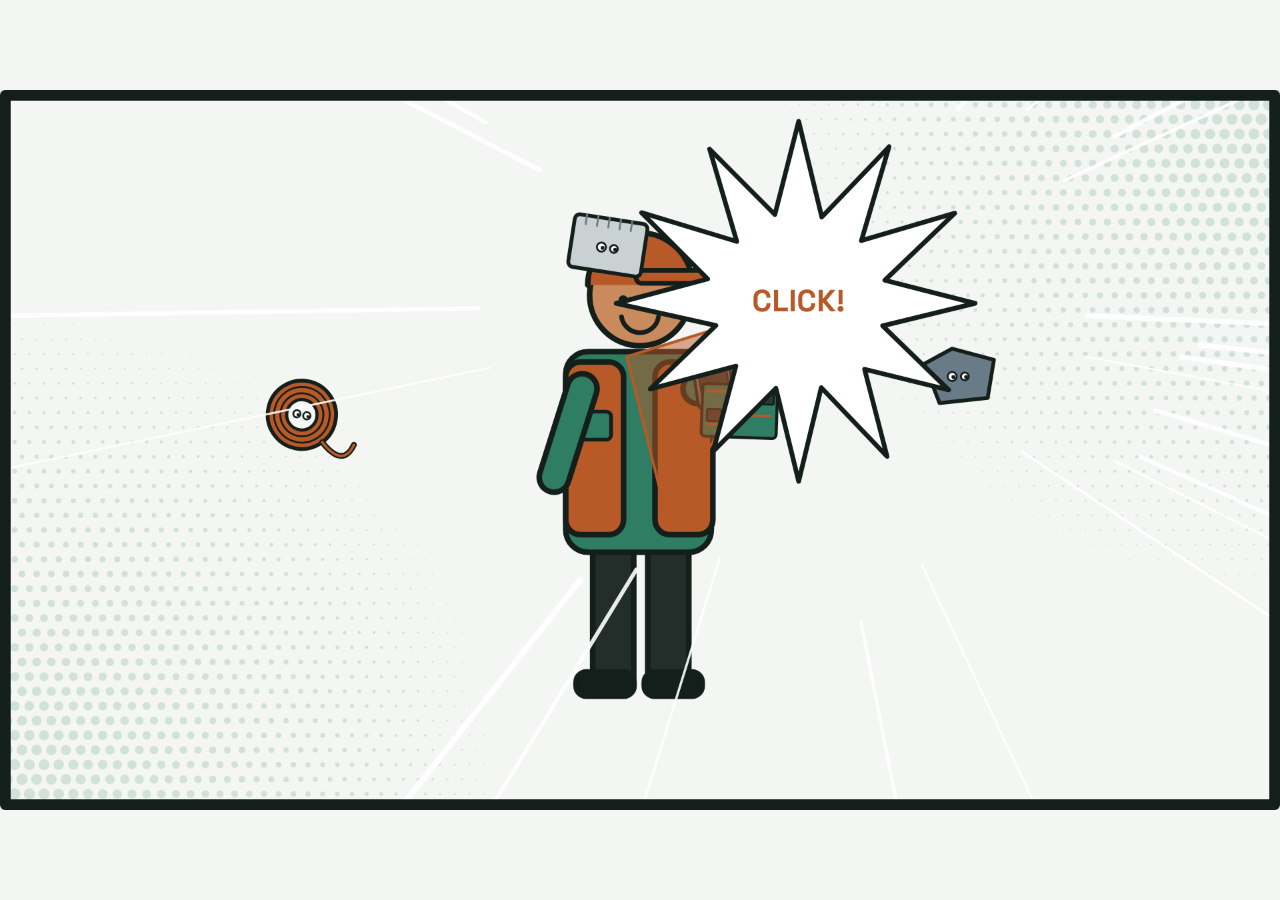
<file: PRAVAHA — Scan It. Know Its Worth. (Landscape).html>
<!DOCTYPE html><html lang="en"><head><meta charset="utf-8"><title>PRAVAHA — Scan It. Know Its Worth.</title>
<meta name="viewport" content="width=device-width,initial-scale=1,viewport-fit=cover">
<link href="https://fonts.googleapis.com/css2?family=Inter:wght@500;700&family=Space+Grotesk:wght@700&display=swap" rel="stylesheet">
<style>:root{--bg:#F3F6F2}html,body{margin:0;height:100%;background:var(--bg);overflow:hidden}body{display:flex;align-items:center;justify-content:center}canvas{display:block}</style></head>
<body><canvas id="c"></canvas><script>
const W=1920,H=1080,c=document.getElementById('c'),x=c.getContext('2d');c.width=W;c.height=H;
const G='#2F7D62',CU='#B85A28',BG='#F3F6F2',BG2='#EAEEE7',ST='#6A7B88',OC='#A97C1E',INK='#141F1B',SK='#C98B5E';
function fit(){const s=Math.min(innerWidth/W,innerHeight/H);c.style.width=W*s+'px';c.style.height=H*s+'px'}
addEventListener('resize',fit);fit();
let F=0,T=0;
const R=n=>{const v=Math.sin(n*127.1+F*311.7)*43758.5;return v-Math.floor(v)},J=n=>(R(n)-.5)*4;
const cl=(v,a=0,b=1)=>Math.min(b,Math.max(a,v)),seg=(a,b)=>cl((T-a)/(b-a)),lerp=(a,b,t)=>a+(b-a)*t;
const eo=t=>1-(1-t)**3,eob=t=>{t-=1;return 1+t*t*(2.70158*t+1.70158)},pop=a=>eob(seg(a,a+.25));
function ink(f,lw=6){if(f){x.fillStyle=f;x.fill()}x.lineWidth=lw;x.strokeStyle=INK;x.lineJoin=x.lineCap='round';x.stroke()}
function rr(px,py,w,h,f,r=12,lw=6){x.beginPath();x.roundRect(px+J(px),py+J(py+1),w,h,r);ink(f,lw)}
function circ(px,py,r,f,lw=6){x.beginPath();x.arc(px,py,Math.max(1,r+J(px)*.5),0,7);ink(f,lw)}
function txt(s,px,py,sz,col=INK,al='left',ff='Space Grotesk'){x.font=`700 ${sz}px "${ff}",Inter,sans-serif`;x.textAlign=al;x.textBaseline='middle';x.fillStyle=col;x.fillText(s,px,py)}
function star(px,py,r1,r2,n,f,lw=8){x.beginPath();for(let i=0;i<n*2;i++){const a=i*Math.PI/n,r=(i%2?r1:r2)*(1+(R(i+50)-.5)*.1);x[i?'lineTo':'moveTo'](px+Math.cos(a)*r,py+Math.sin(a)*r)}x.closePath();ink(f,lw)}
function eyes(px,py,s){[-1,1].forEach(d=>{circ(px+d*10*s,py,7*s,'#fff',3);x.fillStyle=INK;x.beginPath();x.arc(px+d*10*s+2,py+1,3*s,0,7);x.fill()})}
function lines(px,py,a,n){x.strokeStyle='#fff';x.globalAlpha=a;for(let i=0;i<n;i++){const an=R(i+80)*6.283,r0=420+R(i)*200;x.lineWidth=3+R(i+9)*6;x.beginPath();x.moveTo(px+Math.cos(an)*r0,py+Math.sin(an)*r0*.8);x.lineTo(px+Math.cos(an)*1400,py+Math.sin(an)*1400*.8);x.stroke()}x.globalAlpha=1}
// halftone
const ht=document.createElement('canvas');ht.width=W;ht.height=H;(()=>{const h=ht.getContext('2d');h.fillStyle='rgba(47,125,98,.17)';[[0,H],[W,0]].forEach(([cx,cy])=>{for(let i=0;i<90;i++)for(let j=0;j<55;j++){const px=i*22+(j%2)*11,py=j*22,d=Math.hypot(px-cx,py-cy),r=Math.max(0,(1-d/820)*9);if(r>.8){h.beginPath();h.arc(px,py,r,0,7);h.fill()}}})})();
// objects
function obj(k,px,py,s,rot){x.save();x.translate(px,py);x.rotate(rot+J(k)*.01);x.scale(s,s);
if(k==0){rr(-36,-62,72,124,ST,12);rr(-28,-50,56,86,'#2b3a36',5,3);circ(0,48,5,BG,3);eyes(0,-14,1.1);x.beginPath();x.moveTo(-22,-46);x.lineTo(2,-26);x.strokeStyle='#fff';x.lineWidth=3;x.stroke()}
else if(k==1){rr(-74,-52,148,104,G,8);x.strokeStyle=CU;x.lineWidth=5;x.beginPath();x.moveTo(-64,30);x.lineTo(-20,30);x.lineTo(0,10);x.lineTo(60,10);x.moveTo(-64,-36);x.lineTo(-30,-36);x.stroke();rr(30,-40,34,28,'#2b3a36',3,4);rr(-66,-2,28,24,'#2b3a36',3,4);eyes(-10,-14,1)}
else if(k==2){circ(0,0,54,CU,6);circ(0,0,24,BG,5);x.strokeStyle=INK;x.lineWidth=3;for(let r=34;r<54;r+=10){x.beginPath();x.arc(0,0,r,0,7);x.stroke()}eyes(0,0,.8);x.beginPath();x.moveTo(40,36);x.quadraticCurveTo(80,70,90,30);x.lineWidth=9;x.strokeStyle=INK;x.stroke();x.lineWidth=4;x.strokeStyle=CU;x.stroke()}
else if(k==3){rr(-58,-42,116,84,'#C9D1D3',8);x.lineWidth=3;x.strokeStyle=ST;for(let i=-40;i<50;i+=18){x.beginPath();x.moveTo(i,-42);x.lineTo(i,-26);x.stroke()}eyes(0,6,1)}
else{x.beginPath();x.moveTo(-54,-20);x.lineTo(-10,-44);x.lineTo(56,-26);x.lineTo(46,34);x.lineTo(-30,42);x.closePath();ink(ST);eyes(0,0,1)}
x.restore()}
function person(cx,cy,sc,jk,vs,fl,arm){x.save();x.translate(cx,cy);x.scale(sc*fl,sc);
rr(-52,-175,44,175,'#232d2a',8);rr(8,-175,44,175,'#232d2a',8);rr(-68,-24,64,28,INK,12,4);rr(4,-24,64,28,INK,12,4);
rr(-78,-365,156,215,jk,24);rr(-78,-355,62,185,vs,16);rr(16,-355,62,185,vs,16);rr(-64,-300,34,30,jk,5,4);
x.beginPath();x.moveTo(-62,-325);x.lineTo(-92,-230);x.lineWidth=38;x.strokeStyle=INK;x.stroke();x.lineWidth=26;x.strokeStyle=jk;x.stroke();
circ(0,-425,54,SK);x.beginPath();x.arc(0,-436,56,Math.PI,0);ink(vs);rr(-4,-452,76,14,vs,6,5);
circ(-18,-420,5,INK,2);circ(18,-420,5,INK,2);x.beginPath();x.arc(0,-405,20,.15,Math.PI-.15);x.lineWidth=5;x.strokeStyle=INK;x.stroke();
const ex=arm==1?150:112,ey=arm==1?-400:-235;x.beginPath();x.moveTo(62,-325);x.lineTo(ex,ey);x.lineWidth=38;x.strokeStyle=INK;x.stroke();x.lineWidth=26;x.strokeStyle=jk;x.stroke();circ(ex,ey,17,SK,4);
if(arm==1){rr(138,-490,64,108,'#2b3a36',10);rr(146,-480,48,84,R(7)>.4?'#A8D5C3':'#fff',5,3)}
x.restore()}
function qr(px,py,s){const n=17,c=s/n;rr(px-10,py-10,s+20,s+20,'#fff',10,6);for(let i=0;i<n;i++)for(let j=0;j<n;j++){if((i<5||i>11)&&j<5||(i<5&&j>11))continue;if((i*7+j*13+i*j*3)%5<2){x.fillStyle=INK;x.fillRect(px+i*c,py+j*c,c+.5,c+.5)}}
[[0,0],[12,0],[0,12]].forEach(([a,b])=>{x.fillStyle=INK;x.fillRect(px+a*c,py+b*c,5*c,5*c);x.fillStyle='#fff';x.fillRect(px+(a+1)*c,py+(b+1)*c,3*c,3*c);x.fillStyle=G;x.fillRect(px+(a+2)*c,py+(b+2)*c,c,c)})}
const orb=i=>{const a=i*1.2566+T*.7854;return[960+Math.cos(a)*520,560+Math.sin(a)*330]};
const SLOT=[[300,250],[300,520],[300,790]],TAG=['COPPER','PCB','ALUMINIUM'];
function bgmap(){
x.fillStyle=BG;x.fillRect(0,0,W,H);x.drawImage(ht,0,0);
// map
const mw=W*eo(seg(2.4,3.0)),ma=1-eo(seg(4.6,5.0));
const MK=[[240,260],[420,820],[1560,230],[1720,770],[1100,170]];
if(mw>5&&ma>0){x.save();x.globalAlpha=ma;x.beginPath();x.rect(960-mw/2,0,mw,H);x.clip();x.fillStyle=BG2;x.fillRect(0,0,W,H);
x.beginPath();x.moveTo(-50,640);x.bezierCurveTo(500,520,1300,900,2000,600);x.lineWidth=70;x.strokeStyle='rgba(47,125,98,.28)';x.stroke();
x.strokeStyle='#fff';x.lineWidth=0;[[0,300,1920,300],[0,930,1920,930],[700,0,700,1080],[1400,0,1400,1080],[200,0,900,1080]].forEach(l=>{x.beginPath();x.moveTo(l[0],l[1]);x.lineTo(l[2],l[3]);x.lineWidth=26;x.strokeStyle=ST;x.stroke();x.lineWidth=16;x.strokeStyle='#fff';x.stroke()});
x.fillStyle='rgba(106,123,136,.18)';[[760,340,560,130],[80,350,520,180],[1460,350,380,200],[760,780,520,120]].forEach(b=>x.fillRect(...b));x.restore();}
if(mw>5&&ma>0){x.save();x.globalAlpha=ma;
MK.forEach((m,i)=>{const k=seg(3.0+i*.18,3.5+i*.18);if(k<=0)return;const lk=seg(3.4+i*.18,3.9+i*.18);x.setLineDash([18,14]);x.lineDashOffset=-F*3;x.beginPath();x.moveTo(960,600);x.lineTo(lerp(960,m[0],lk),lerp(600,m[1],lk));x.lineWidth=6;x.strokeStyle=CU;x.stroke();x.setLineDash([]);
const by=-Math.abs(Math.sin(k*3.14))*50*(1-k)*3,sc=eob(k)*(i==3?1.35:1);x.save();x.translate(m[0],m[1]+by);x.scale(sc,sc);x.beginPath();x.moveTo(-30,-40);x.lineTo(0,34);x.lineTo(30,-40);ink(G,6);circ(0,-52,38,G);circ(0,-52,13,BG,4);x.restore()});
if(T>3.6){const u=eo(seg(3.7,4.6));const P=[[1720,770],[1380,1040],[1130,900]];x.beginPath();x.moveTo(...P[0]);x.quadraticCurveTo(...P[1],...P[2]);x.setLineDash([22,16]);x.lineWidth=10;x.strokeStyle=CU;x.stroke();x.setLineDash([]);
const q=(a,b,cc)=>(1-u)*(1-u)*a+2*(1-u)*u*b+u*u*cc;x.save();x.translate(q(P[0][0],P[1][0],P[2][0]),q(P[0][1],P[1][1],P[2][1])-30+J(3));x.scale(.9,.9);
rr(-30,-72,120,86,'#fff',8);circ(30,-30,22,G,4);txt('P',30,-29,28,BG,'center');rr(-110,-44,84,58,G,10);rr(-98,-36,40,24,'#A8D5C3',4,3);circ(-62,16,19,INK,3);circ(52,16,19,INK,3);x.restore()}
x.restore()}
}
function objects(){for(let i=0;i<5;i++){let[ox,oy]=orb(i),px=ox,py=oy,s=.95;
const ws=i<2?eo(seg(.15+i*.08,.9))-eo(seg(1.1,1.3)):0,wl=i<3?eo(seg(1.3,1.9))-eo(seg(2.3,2.7)):0;
px+=ws*(1070+i*40-ox)+(i<3?wl*(SLOT[i][0]-ox):0);py+=ws*(430+i*50-oy)+(i<3?wl*(SLOT[i][1]-oy):0);s*=1-.2*ws+.15*wl;
if(wl>.5){x.beginPath();x.arc(px,py,95,0,7);x.fillStyle=i==0?'rgba(184,90,40,.3)':'rgba(47,125,98,.3)';x.fill()}
obj(i,px,py,s,Math.sin(T*5+i)*.2);
if(wl>.9){const k=pop(1.7+i*.12);if(k>0){x.save();x.translate(px+90,py);x.scale(k,k);rr(0,-24,TAG[i].length*17+30,48,i==0?CU:G,8,5);txt(TAG[i],15,0,26,'#fff');x.restore()}}}}
function cardAt(px,py,k,fn){if(k<=.02)return;x.save();x.translate(px,py);x.scale(k,k);fn();x.restore()}
function draw(){
bgmap();
const by=900+Math.sin(T*6.28*1.0)*6;
// recycler
const rk=T>=4.8&&T<7?eo(seg(4.8,5.2)):0;if(rk>0)person(lerp(2150,1560,rk),900,1.3,ST,OC,-1,2);
person(960,by,1.4,G,CU,1,T<4.8||T>=7?1:2);
objects();
// scan beam + flash
if(T>.2&&T<1.15&&R(9)>.3){x.beginPath();x.moveTo(1198,320);x.lineTo(940,400);x.lineTo(1000,640);x.closePath();x.fillStyle='rgba(184,90,40,.5)';x.fill();x.strokeStyle=CU;x.lineWidth=4;x.stroke()}
if(T>=.9&&T<1.25){lines(1198,320,.9,26);star(1198,320,80+(T-.9)*300,170+(T-.9)*500,12,'#fff',7);txt('CLICK!',1198,320,46,CU,'center')}
// valuation card
cardAt(1280,120,pop(1.5)-eo(seg(2.3,2.5))*1,()=>{rr(0,0,520,300,'#fff',18);rr(0,0,520,70,G,18);txt('VALUATION',28,36,32,BG);
[['MATERIAL','Copper wire'],['WEIGHT','2.4 kg'],['INDICATIVE PRICE','₹ 1,080']].forEach((r,i)=>{const y=112+i*62;txt(r[0],28,y,20,ST,'left','Inter');txt(r[1],492,y,i==2?40:30,i==2?CU:INK,'right')})});
// pickup card
cardAt(90,60,pop(4.2)-eo(seg(4.7,4.9)),()=>{rr(0,0,560,130,'#fff',18);circ(70,65,34,G);txt('✓',70,66,40,'#fff','center');txt('PICKUP CONFIRMED',130,48,32);txt('Today · 4:30 PM',130,92,24,ST,'left','Inter')});
// handover
if(T>=4.8&&T<7){const pk=pop(5.0),sw=Math.sin(T*9)*4;
cardAt(1265,590+sw,pk,()=>{rr(-65,-45,130,90,OC,8);x.beginPath();x.moveTo(-65,-10);x.lineTo(65,-10);x.lineWidth=5;x.stroke();circ(0,22,12,BG,3)});
const qk=pop(5.05)-eo(seg(5.9,6.1));if(qk>.02){x.save();x.translate(1265,260);x.rotate(Math.sin(T*5)*.12*(T<5.6?1:0.2));x.scale(qk,qk);qr(-130,-130,260);rr(-150,150,300,50,G,10,5);txt('e-WASTE PASSPORT',0,176,24,BG,'center');x.restore()}
if(T>=5.6&&T<5.85){lines(1265,260,.9,28);star(1265,260,110+(T-5.6)*300,240+(T-5.6)*500,14,'#fff',7);circ(1265,260,56,G);txt('✓',1265,262,70,'#fff','center')}}
// ledger + ring
if(T>=6&&T<7){const k=eo(seg(6,6.45)),rk2=seg(6.2,6.7);
if(rk2>0){x.save();x.translate(960,500);x.rotate(T*.8);x.setLineDash([26,18]);x.beginPath();x.arc(0,0,320,0,6.283*rk2);x.lineWidth=12;x.strokeStyle=G;x.stroke();x.setLineDash([]);
[CU,G,ST,OC].forEach((cc,i)=>{const a=i*1.5708;circ(Math.cos(a)*320,Math.sin(a)*320,rk2>i/4?30:1,cc,6)});x.restore()}
x.save();x.translate(0,1050);x.scale(1,Math.max(k,.01));x.translate(0,-1050);rr(260,640,1400,410,'#FBFAF4',10);rr(260,640,1400,70,OC,10);txt('COLLECTOR LEDGER',300,676,32,'#fff');
if(k>.7){[['02 Nov','PCB','0.8 kg','₹ 640'],['05 Nov','Aluminium','1.1 kg','₹ 190'],['08 Nov','Copper wire','2.4 kg','₹ 1,080']].forEach((r,i)=>{const y=765+i*85;if(i==2){x.fillStyle='rgba(184,90,40,.16)';x.fillRect(272,y-38,1376,76)}
txt(r[0],300,y,28,ST,'left','Inter');txt(r[1],480,y,32);txt(r[2],900,y,30);txt(r[3],1230,y,34,CU);if(i==2){rr(1380,y-26,240,52,G,8,4);txt('✓ RECORDED',1500,y,22,'#fff','center')}})}x.restore()}
// transitions
[1.2,2.4,3.6,4.8,6.0].forEach(b=>{const d=T-b;if(d>=0&&d<.17){const px=lerp(-500,2300,d/.17);x.beginPath();x.moveTo(px,0);x.lineTo(px+280,0);x.lineTo(px+60,H);x.lineTo(px-220,H);x.closePath();ink(CU,10)}});
// burst
if(T>=7){const e=eo(seg(7,7.3)),g=seg(7.75,8);const r=T<7.75?lerp(1500,560,e):lerp(560,1500,g*g);
star(960,540,r*.78,r,16,CU,12);if(r<900){star(960,540,r*.6,r*.74,16,OC,6);const k=cl((r-560)/1,0,1)*0+1;txt('SCAN IT.',960,470,150,BG,'center');txt('KNOW ITS WORTH.',960,620,104,BG,'center');lines(960,540,.5,18)}}
if(T<.2){const r=lerp(1500,0,eo(T/.2));star(960,540,r*.78,r,16,CU,12)}
x.lineWidth=16;x.strokeStyle=INK;x.strokeRect(8,8,W-16,H-16)}
document.fonts&&document.fonts.load('700 30px "Space Grotesk"');
let last=-1;(function loop(){const t=(performance.now()%8000)/1000,f=Math.floor(t*12);if(f!==last){last=f;F=f;T=f/12;draw()}requestAnimationFrame(loop)})();
</script></body></html>
</file>
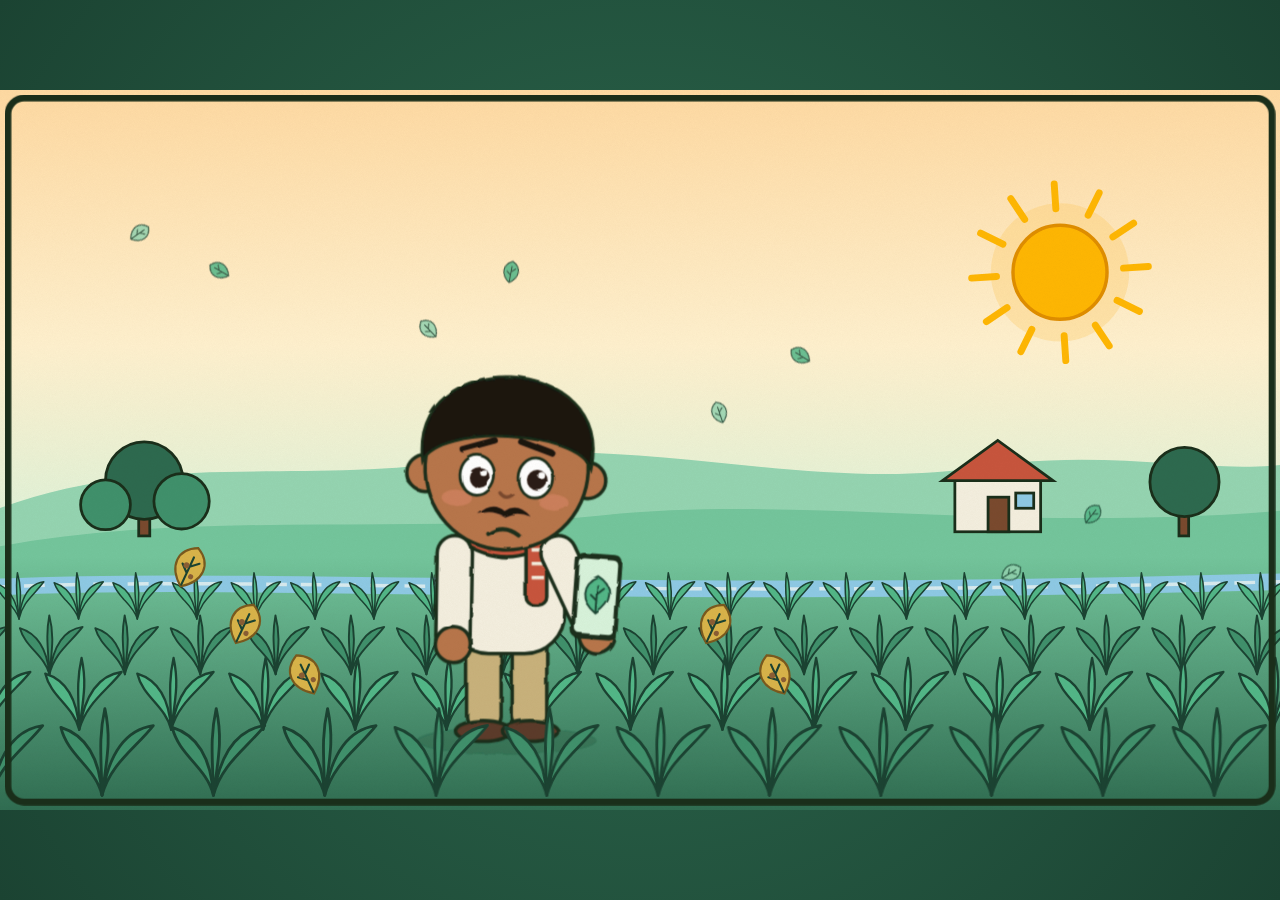
<file: URVARA — Landscape Animation.html>
<!DOCTYPE html>
<html lang="en"><head><meta charset="utf-8">
<meta name="viewport" content="width=device-width, initial-scale=1, viewport-fit=cover">
<title>URVARA — Grow Smarter. Earn Better.</title>
<link rel="stylesheet" href="https://fonts.googleapis.com/css2?family=DM+Sans:wght@500;700;800&family=Inter:wght@500;700&display=swap">
<style>
html,body{margin:0;height:100%;overflow:hidden;background:#1B4332}
body{background:radial-gradient(circle at 50% 50%,#2D6A4F,#1B4332)}
#s{position:absolute;left:0;top:0;width:1920px;height:1080px;transform-origin:0 0}
svg{display:block}
</style></head><body><div id="s">
<svg width="1920" height="1080" viewBox="0 0 1920 1080" xmlns="http://www.w3.org/2000/svg" font-family="'DM Sans','Inter',system-ui,sans-serif">
<defs>
<linearGradient id="sky" x1="0" y1="0" x2="0" y2="1"><stop offset="0" stop-color="#FFD9A0"/><stop offset=".55" stop-color="#FFF1CF"/><stop offset="1" stop-color="#D8F3DC"/></linearGradient>
<linearGradient id="msk" x1="0" y1="0" x2="0" y2="1"><stop offset="0" stop-color="#BFE3F2"/><stop offset="1" stop-color="#FFF1CF"/></linearGradient>
<linearGradient id="gr" x1="0" y1="0" x2="0" y2="1"><stop offset="0" stop-color="#74C69D"/><stop offset="1" stop-color="#2D6A4F"/></linearGradient>
<filter id="boil" x="-10%" y="-10%" width="120%" height="120%"><feTurbulence id="bt" type="fractalNoise" baseFrequency=".03" numOctaves="2" seed="1"/><feDisplacementMap in="SourceGraphic" scale="5"/></filter>
<filter id="paper"><feTurbulence type="fractalNoise" baseFrequency=".9" numOctaves="2" seed="3"/><feColorMatrix values="0 0 0 0 .4 0 0 0 0 .35 0 0 0 0 .2 0 0 0 .5 0"/></filter>
<g id="pl"><path d="M0 0C-8-30-38-42-46-72C-20-64-4-42 0 0Z"/><path d="M0 0C8-34 34-50 52-74C24-70 6-46 0 0Z"/><path d="M0 0C-2-40-6-60 0-92C8-60 4-40 0 0Z"/></g>
<g id="lf"><path d="M0 44C-44 12-44-32 0-54C44-32 44 12 0 44Z"/><path d="M0 40V-30M0 10L-18-6M0-6L18-22" fill="none" stroke="#1B4332" stroke-width="5" stroke-linecap="round"/></g>
<g id="dp"><path d="M0-44C22-12 32 4 32 18A32 32 0 0 1-32 18C-32 4-22-12 0-44Z"/></g>
<g id="cl"><path d="M-52 22A25 25 0 0 1-50-26A34 34 0 0 1 14-34A28 28 0 0 1 56 22Z"/></g>
</defs>
<g id="cam">
<g id="fb">
<rect width="1920" height="720" fill="url(#sky)"/>
<g id="sun" transform="translate(1560 280)"><circle id="sg" r="100" fill="#FFC857" opacity=".35"/><g id="rays" stroke="#FFB703" stroke-width="10" stroke-linecap="round"></g><circle r="68" fill="#FFB703" stroke="#E08E00" stroke-width="5"/></g>
<path d="M0 640C250 540 450 600 700 560C950 520 1200 610 1450 570C1650 540 1800 590 1920 560V720H0Z" fill="#95D5B2"/>
<path d="M0 690C300 630 600 670 900 640C1200 610 1500 670 1920 630V780H0Z" fill="#74C69D"/>
<g stroke="#1A2E1A" stroke-width="4"><rect x="228" y="610" width="16" height="60" fill="#7A4A2E"/><circle cx="236" cy="590" r="56" fill="#2D6A4F"/><circle cx="290" cy="620" r="40" fill="#40916C"/><circle cx="180" cy="625" r="36" fill="#40916C"/>
<rect x="1732" y="610" width="14" height="60" fill="#7A4A2E"/><circle cx="1740" cy="592" r="50" fill="#2D6A4F"/>
<g transform="translate(1470 660)"><rect x="-62" y="-70" width="124" height="74" fill="#F4EFE0"/><path d="M-80-70L0-128L80-70Z" fill="#C8553D"/><rect x="-14" y="-46" width="30" height="50" fill="#7A4A2E"/><rect x="26" y="-52" width="26" height="22" fill="#8ECAE6"/></g></g>
<rect y="700" width="1920" height="380" fill="url(#gr)"/>
<path d="M0 745C400 725 900 765 1920 735" stroke="#8ECAE6" stroke-width="24" fill="none"/>
<path id="ch" d="M0 745C400 725 900 765 1920 735" stroke="#F8FAF6" stroke-width="5" stroke-dasharray="30 20" fill="none" opacity=".7"/>
<g id="rb"></g>
</g>
<g id="mk" opacity="0"><rect width="1920" height="680" fill="url(#msk)"/><g id="mb"></g><rect y="640" width="1920" height="440" fill="#E9C98B"/><path d="M0 700H1920M0 800H1920M0 920H1920" stroke="#D2A968" stroke-width="6"/><g id="ms"></g></g>
<g id="fm" transform="translate(760 960)" filter="url(#boil)">
<ellipse cy="6" rx="130" ry="20" fill="#1B4332" opacity=".25"/>
<g stroke="#1A2E1A" stroke-width="5" stroke-linejoin="round">
<rect x="-58" y="-150" width="50" height="140" rx="20" fill="#C9B27C"/><rect x="8" y="-150" width="50" height="140" rx="20" fill="#C9B27C"/>
<ellipse cx="-34" cy="-8" rx="40" ry="15" fill="#5B3A29"/><ellipse cx="34" cy="-8" rx="40" ry="15" fill="#5B3A29"/>
<rect x="-84" y="-300" width="168" height="180" rx="58" fill="#F4EFE0"/>
<path d="M-70-285Q0-235 70-285Q70-318 0-322Q-70-318-70-285Z" fill="#C8553D"/><rect x="28" y="-290" width="30" height="100" rx="12" fill="#C8553D"/></g>
<path d="M36-270h18M36-250h18M36-230h18" stroke="#F4EFE0" stroke-width="5"/>
<g id="aR"><line y2="120" stroke="#1A2E1A" stroke-width="56" stroke-linecap="round"/><line y2="120" stroke="#F4EFE0" stroke-width="46" stroke-linecap="round"/><circle cy="132" r="26" fill="#B8764C" stroke="#1A2E1A" stroke-width="5"/></g>
<g id="aL"><line y2="120" stroke="#1A2E1A" stroke-width="56" stroke-linecap="round"/><line y2="120" stroke="#F4EFE0" stroke-width="46" stroke-linecap="round"/><circle cy="132" r="26" fill="#B8764C" stroke="#1A2E1A" stroke-width="5"/></g>
<g id="hd">
<g fill="#B8764C" stroke="#1A2E1A" stroke-width="5"><circle cx="-118" cy="12" r="26"/><circle cx="118" cy="12" r="26"/><circle r="118"/></g>
<path d="M-122-5C-150-175 150-175 122-5C100-60-100-60-122-5Z" fill="#1A1410" stroke="#1A2E1A" stroke-width="4"/>
<ellipse cx="-70" cy="46" rx="22" ry="12" fill="#E0896A" opacity=".5"/><ellipse cx="70" cy="46" rx="22" ry="12" fill="#E0896A" opacity=".5"/>
<g id="eL"><ellipse rx="25" ry="29" fill="#fff" stroke="#1A2E1A" stroke-width="4"/><circle cx="3" cy="3" r="15" fill="#2B1A12"/><circle cx="9" cy="-4" r="5" fill="#fff"/></g>
<g id="eR"><ellipse rx="25" ry="29" fill="#fff" stroke="#1A2E1A" stroke-width="4"/><circle cx="3" cy="3" r="15" fill="#2B1A12"/><circle cx="9" cy="-4" r="5" fill="#fff"/></g>
<g id="bL"><path d="M-24 0H24" stroke="#1A1410" stroke-width="9" stroke-linecap="round"/></g><g id="bR"><path d="M-24 0H24" stroke="#1A1410" stroke-width="9" stroke-linecap="round"/></g>
<path d="M-8 36Q0 46 10 38" fill="none" stroke="#7A4A2E" stroke-width="5" stroke-linecap="round"/>
<path d="M-38 68Q-18 48 0 62Q18 48 38 68Q18 60 0 70Q-18 60-38 68Z" fill="#1A1410"/>
<path id="m0" d="M-22 96Q0 80 22 96" fill="none" stroke="#1A2E1A" stroke-width="6" stroke-linecap="round"/>
<path id="m1" d="M-18 90H18" fill="none" stroke="#1A2E1A" stroke-width="6" stroke-linecap="round"/>
<path id="m2" d="M-34 82Q0 126 34 82Z" fill="#7A1F2B" stroke="#1A2E1A" stroke-width="5" stroke-linejoin="round"/>
</g>
<g id="lh"><use href="#lf" fill="#8FC24A" stroke="#1B4332" stroke-width="4"/><circle cx="-12" cy="-8" r="7" fill="#9A6A2A"/><circle cx="14" cy="10" r="6" fill="#9A6A2A"/></g>
<g id="bk"><path d="M-46 0h92l-12 48h-68z" fill="#C98B4B" stroke="#1A2E1A" stroke-width="5" stroke-linejoin="round"/><g fill="#E63946" stroke="#1A2E1A" stroke-width="4"><circle cx="-24" cy="-6" r="20"/><circle cx="2" cy="-14" r="20"/><circle cx="26" cy="-4" r="20"/></g></g>
<g id="ph"><rect x="-34" y="-62" width="68" height="124" rx="12" fill="#1A2E1A"/><rect x="-28" y="-54" width="56" height="108" rx="7" fill="#D8F3DC"/><use href="#lf" transform="scale(.55)" fill="#52B788" stroke="#1B4332" stroke-width="5"/></g>
</g>
<g id="ff"><g id="fr"></g><g id="sk"></g></g>
<g id="pt" opacity=".85"></g>
<g id="scan" opacity="0"><rect x="-95" y="-120" width="190" height="240" rx="18" fill="#52B788" opacity=".18"/><path d="M-95-70V-120H-45M45-120H95V-70M95 70V120H45M-45 120H-95V70" stroke="#52B788" stroke-width="10" fill="none" stroke-linecap="round" stroke-linejoin="round"/><rect id="sl" x="-95" y="-120" width="190" height="8" rx="4" fill="#B7F0CC"/></g>
<g id="card" opacity="0"><g transform="translate(1060 400)"><rect width="380" height="330" rx="30" fill="#1A2E1A" opacity=".18" transform="translate(8 10)"/><rect width="380" height="330" rx="30" fill="#F8FAF6" stroke="#1B4332" stroke-width="6"/>
<path d="M3 64V33A27 27 0 0 1 30 3H350A27 27 0 0 1 377 33V64Z" fill="#2D6A4F"/><use href="#lf" transform="translate(46 34) scale(.5)" fill="#D8F3DC" stroke="#1B4332" stroke-width="6"/><rect x="84" y="27" width="150" height="14" rx="7" fill="#D8F3DC"/>
<circle cx="50" cy="112" r="24" fill="#D8F3DC"/><use href="#lf" transform="translate(50 112) scale(.3)" fill="#52B788" stroke="#1B4332" stroke-width="8"/><rect x="96" y="104" width="240" height="16" rx="8" fill="#E5EFE5"/><rect x="96" y="104" width="130" height="16" rx="8" fill="#F4A261"/>
<circle cx="50" cy="170" r="24" fill="#D8F3DC"/><circle cx="47" cy="167" r="9" fill="none" stroke="#1B4332" stroke-width="4"/><path d="M54 174l9 9" stroke="#1B4332" stroke-width="5" stroke-linecap="round"/><rect x="96" y="162" width="210" height="10" rx="5" fill="#CFE0D2"/><rect x="96" y="180" width="140" height="10" rx="5" fill="#CFE0D2"/>
<circle cx="50" cy="228" r="24" fill="#D8F3DC"/><circle cx="50" cy="228" r="12" fill="none" stroke="#52B788" stroke-width="6" stroke-dasharray="52 80" transform="rotate(-90 50 228)"/><rect x="96" y="220" width="190" height="10" rx="5" fill="#CFE0D2"/><rect x="96" y="238" width="110" height="10" rx="5" fill="#CFE0D2"/>
<circle cx="50" cy="286" r="24" fill="#D8F3DC"/><use href="#dp" transform="translate(50 286) scale(.5)" fill="#8ECAE6" stroke="#1B4332" stroke-width="6"/><rect x="96" y="278" width="200" height="10" rx="5" fill="#CFE0D2"/><rect x="96" y="296" width="120" height="10" rx="5" fill="#CFE0D2"/></g></g>
<g id="adv" opacity="0">
<g id="cn" stroke="#2D6A4F" stroke-width="6" stroke-dasharray="14 12" stroke-linecap="round"><line id="c1"/><line id="c2"/><line id="c3"/></g>
<use id="drp" href="#dp" fill="#8ECAE6" stroke="#1B4332" stroke-width="4"/><ellipse id="rip" rx="10" ry="4" fill="none" stroke="#F8FAF6" stroke-width="5"/>
<g id="b1"><circle r="88" fill="#F8FAF6" stroke="#2D6A4F" stroke-width="7"/><circle cx="30" cy="-30" r="28" fill="#FFB703"/><use href="#cl" transform="translate(0 -6) scale(.95)" fill="#fff" stroke="#1B4332" stroke-width="5"/><path id="rn" d="M-30 48v20M0 48v20M30 48v20" stroke="#6AB8DD" stroke-width="7" stroke-linecap="round" stroke-dasharray="10 12"/></g>
<g id="b2"><circle r="88" fill="#F8FAF6" stroke="#2D6A4F" stroke-width="7"/><use href="#pl" transform="translate(0 44) scale(.9)" fill="#52B788" stroke="#1B4332" stroke-width="4"/><g fill="#FFB703" stroke="#1B4332" stroke-width="3"><circle cx="-40" cy="-20" r="9"/><circle cx="-6" cy="-48" r="9"/><circle cx="36" cy="-26" r="9"/></g><path d="M52 -54h24M64 -66v24" stroke="#2D6A4F" stroke-width="7" stroke-linecap="round"/></g>
<g id="b3"><circle r="88" fill="#F8FAF6" stroke="#2D6A4F" stroke-width="7"/><use href="#dp" transform="translate(0 4) scale(1.5)" fill="#8ECAE6" stroke="#1B4332" stroke-width="3.5"/><path d="M-14-6Q-18 6-8 14" stroke="#fff" stroke-width="6" fill="none" stroke-linecap="round"/></g>
</g>
<g id="mp" opacity="0"><g transform="translate(1090 330)"><rect width="460" height="330" rx="30" fill="#1A2E1A" opacity=".18" transform="translate(8 10)"/><rect width="460" height="330" rx="30" fill="#F8FAF6" stroke="#1B4332" stroke-width="6"/>
<path d="M30 220L100 180L170 200L240 120L310 150L400 70V230H30Z" fill="#D8F3DC"/><polyline id="gl" points="30,220 100,180 170,200 240,120 310,150 400,70" fill="none" stroke="#2D6A4F" stroke-width="9" stroke-linecap="round" stroke-linejoin="round" stroke-dasharray="470"/>
<g stroke="#1A2E1A" stroke-width="4"><path d="M240 120L226 84A28 28 0 1 1 254 84Z" fill="#F4A261" transform="translate(0 -4)"/><path d="M400 70L386 34A28 28 0 1 1 414 34Z" fill="#52B788" transform="translate(0 -4)"/></g><circle cx="240" cy="62" r="9" fill="#fff"/><circle cx="400" cy="12" r="9" fill="#fff"/>
<rect x="24" y="262" width="412" height="3" fill="#CFE0D2"/>
<g stroke="#1A2E1A" stroke-width="4"><rect x="40" y="282" width="70" height="36" rx="6" fill="#C98B4B"/><circle cx="62" cy="278" r="12" fill="#E63946"/><circle cx="88" cy="278" r="12" fill="#E63946"/><circle cx="250" cy="300" r="24" fill="#fff"/><path d="M250 300V286M250 300L262 306" stroke-linecap="round"/></g>
<path d="M130 300H200M200 300l-12-10M200 300l-12 10" stroke="#2D6A4F" stroke-width="6" fill="none" stroke-linecap="round" stroke-linejoin="round"/>
<use href="#lf" transform="translate(370 298) scale(.5)" fill="#52B788" stroke="#1B4332" stroke-width="7"/></g></g>
<g id="fin" opacity="0"><rect x="1130" y="290" width="700" height="380" rx="44" fill="#F8FAF6" opacity=".78" stroke="#2D6A4F" stroke-width="5"/>
<g id="tt"><use href="#lf" transform="translate(1480 350) scale(1.1)" fill="#52B788" stroke="#1B4332" stroke-width="5"/>
<text x="1490" y="540" text-anchor="middle" font-size="150" font-weight="800" fill="#95D5B2" textLength="610" lengthAdjust="spacingAndGlyphs">URVARA</text>
<text x="1484" y="534" text-anchor="middle" font-size="150" font-weight="800" fill="#1B4332" textLength="610" lengthAdjust="spacingAndGlyphs">URVARA</text>
<rect x="1180" y="570" width="600" height="8" rx="4" fill="#52B788"/>
<text x="1480" y="636" text-anchor="middle" font-size="40" font-weight="700" fill="#2D6A4F" textLength="620" lengthAdjust="spacingAndGlyphs">GROW SMARTER. EARN BETTER.</text></g></g>
<g id="ic" opacity="0"></g>
<rect id="fl" width="1920" height="1080" fill="#F8FAF6" opacity="0"/>
</g>
<rect width="1920" height="1080" filter="url(#paper)" opacity=".14" style="mix-blend-mode:multiply"/>
<rect x="12" y="12" width="1896" height="1056" rx="24" fill="none" stroke="#1A2E1A" stroke-width="10"/>
</svg></div>
<script>
const $=i=>document.getElementById(i),NS='http://www.w3.org/2000/svg',TAU=Math.PI*2;
const cl=(x,a=0,b=1)=>Math.min(b,Math.max(a,x)),sm=x=>{x=cl(x);return x*x*(3-2*x)};
const win=(t,a,b,f=.25)=>sm((t-a)/f)*sm((b-t)/f);
const pop=(t,a,d=.35)=>{const u=cl((t-a)/d);return sm(u)+.1*Math.sin(Math.PI*u)};
function fit(){const k=Math.min(innerWidth/1920,innerHeight/1080);$('s').style.transform=`translate(${(innerWidth-1920*k)/2}px,${(innerHeight-1080*k)/2}px) scale(${k})`}
fit();addEventListener('resize',fit);
// sun rays
$('rays').innerHTML=Array.from({length:12},(_,i)=>`<path d="M0-92V-128" transform="rotate(${i*30})"/>`).join('');
// crop rows
const rows=[];
function row(y,c,p,i){const s=.5+(y-700)/400,g=document.createElementNS(NS,'g');
g.setAttribute('fill',c);g.setAttribute('stroke','#1B4332');g.setAttribute('stroke-width','3');g.setAttribute('stroke-linejoin','round');
let h='';for(let x=-40+((y*7)%60);x<2000;x+=118*s)h+=`<use href="#pl" transform="translate(${x|0} ${y}) scale(${s})"/>`;
g.innerHTML=h;p.appendChild(g);rows.push({g,y,ph:i*1.1})}
row(790,'#52B788',$('rb'),0);row(870,'#40916C',$('rb'),1);row(950,'#52B788',$('rb'),2);row(1045,'#40916C',$('fr'),3);
// stressed leaves
$('sk').innerHTML=[[380,872],[470,945],[1060,872],[1150,945],[300,790]].map(([x,y],i)=>`<g transform="translate(${x} ${y-72}) rotate(${i%2?-25:25}) scale(.62)"><use href="#lf" fill="#D9B44A" stroke="#7A5A1E" stroke-width="5"/><circle cx="-8" cy="-6" r="7" fill="#8B5E34"/><circle cx="12" cy="14" r="6" fill="#8B5E34"/></g>`).join('');
// market
function stall(cx,cy,s,col,fr){let h=`<g transform="translate(${cx} ${cy}) scale(${s})" stroke="#1A2E1A" stroke-width="4" stroke-linejoin="round">`;
for(let i=0;i<6;i++){const a=-130+i*43.3,b=a+43.3,c=-160+i*53.3,d=c+53.3;h+=`<path d="M${a} -200L${b} -200L${d} -150L${c} -150Z" fill="${i%2?'#F8FAF6':col}"/>`}
h+=`<path d="M-150-150V-20M150-150V-20" stroke-width="8"/><rect x="-150" y="-60" width="300" height="60" fill="#A9744F"/><rect x="-150" y="-60" width="300" height="12" fill="#C98B4B"/>`;
for(let i=0;i<9;i++)h+=`<circle cx="${-120+i*30}" cy="-76" r="17" fill="${fr}"/>`;return h+'</g>'}
let mb='<g stroke="#1A2E1A" stroke-width="4">';
[[60,330,240,310,'#F2CC8F'],[330,400,220,240,'#F4A261'],[1330,360,240,280,'#BDE0C4'],[1600,330,260,310,'#F2CC8F'],[880,420,200,220,'#E5B8B0']].forEach(([x,y,w,h,c])=>{mb+=`<rect x="${x}" y="${y}" width="${w}" height="${h}" fill="${c}"/>`;for(let i=0;i<3;i++)mb+=`<rect x="${x+24+i*(w/3.2)}" y="${y+30}" width="34" height="46" fill="#8ECAE6"/>`});
mb+='</g><path d="';let pts='',tri='';
for(let x=0;x<=1920;x+=20)pts+=(x?'L':'M')+x+' '+(150+60*Math.sin(Math.PI*(x%480)/480)).toFixed(0);
for(let x=40;x<1920;x+=80)tri+=`<path d="M${x-18} ${150+60*Math.sin(Math.PI*(x%480)/480)}h36l-18 40z" fill="${['#E63946','#FFB703','#52B788','#F4A261'][(x/80)%4|0]}" stroke="#1A2E1A" stroke-width="3"/>`;
$('mb').innerHTML=mb+pts+'" stroke="#1A2E1A" stroke-width="4" fill="none"/>'+tri;
$('ms').innerHTML=stall(250,720,1,'#E63946','#E63946')+stall(1500,720,1,'#F4A261','#F4A261')+stall(1790,690,.8,'#2D6A4F','#52B788');
// leaf particles
const P=Array.from({length:10},(_,i)=>{const e=document.createElementNS(NS,'use');e.setAttribute('href','#lf');e.setAttribute('fill',i%2?'#52B788':'#95D5B2');e.setAttribute('stroke','#1B4332');e.setAttribute('stroke-width','5');$('pt').appendChild(e);return{e,x:i*210,y:200+(i*83)%620,k:1+i%2,p:i}});
// final icons
const ICP=[[410,500,'lf'],[400,740,'dp'],[1070,470,'cl'],[1090,700,'bar']];
$('ic').innerHTML=ICP.map(([x,y,u],i)=>`<g id="ic${i}"><circle r="58" fill="#F8FAF6" stroke="#2D6A4F" stroke-width="6"/>`+(u=='bar'?'<path d="M-26 24V4M-8 24V-10M10 24V-24M28 24V-4" stroke="#2D6A4F" stroke-width="11" stroke-linecap="round"/>':u=='cl'?'<circle cx="16" cy="-16" r="18" fill="#FFB703"/><use href="#cl" transform="translate(0 6) scale(.6)" fill="#fff" stroke="#1B4332" stroke-width="7"/>':`<use href="#${u}" transform="scale(.8)" fill="${u=='lf'?'#52B788':'#8ECAE6'}" stroke="#1B4332" stroke-width="5"/>`)+'</g>').join('');
// animation
const KF=[[0,8,-28],[1.8,8,-28],[2.2,118,-125],[3.4,118,-125],[3.9,10,-122],[4.9,10,-122],[5.4,24,-125],[6.4,24,-125],[6.9,8,-28],[8,8,-28]];
function pose(t){for(let i=0;i<KF.length-1;i++){const a=KF[i],b=KF[i+1];if(t<=b[0]){const u=sm((t-a[0])/(b[0]-a[0]));return[a[1]+(b[1]-a[1])*u,a[2]+(b[2]-a[2])*u]}}return[8,-28]}
const hand=(sx,th)=>{const r=th*Math.PI/180;return[sx-130*Math.sin(r),-265+130*Math.cos(r)]};
const S=(id,a,v)=>$(id).setAttribute(a,v);
function draw(t,f){
const z=t<2?1+.03*t:1.06-.06*(t-2)/6;S('cam','transform',`translate(760 700) scale(${z}) translate(-760 -700)`);
const m=t<5.75?sm((t-4.95)/.1):1-sm((t-6.45)/.1);
S('mk','opacity',m);S('fb','opacity',1-m);S('ff','opacity',1-m);
S('fl','opacity',.85*Math.max(0,1-Math.abs(t-5)/.15)+.85*Math.max(0,1-Math.abs(t-6.5)/.15));
rows.forEach(r=>r.g.setAttribute('transform',`translate(0 ${r.y}) skewX(${(2.2*Math.sin(TAU*t/4+r.ph)).toFixed(2)}) translate(0 ${-r.y})`));
const so=t<4?1:t<6.5?1-(t-4)/2.5:t<7.7?0:(t-7.7)/.3;S('sk','opacity',so);
S('ch','stroke-dashoffset',-50*t);
S('sun','transform',`translate(1560 ${275+25*Math.cos(TAU*t/8)})`);
const sb=sm((t-6)/1)*(1-sm((t-7.8)/.2));S('sg','r',100+90*sb);S('sg','opacity',.3+.3*sb);S('rays','transform',`rotate(${360*t/8})`);
P.forEach(p=>{const x=((p.x+2100*p.k*t/8)%2100)-100,y=p.y+40*Math.sin(TAU*(t/8)*p.k+p.p);p.e.setAttribute('transform',`translate(${x.toFixed(0)} ${y.toFixed(0)}) rotate(${60*Math.sin(TAU*t/4+p.p)}) scale(.32)`)});
// farmer
const [tR,tL]=pose(t),wob=3*Math.sin(TAU*t);
S('aR','transform',`translate(-75 -265) rotate(${tR+(tR<20?10*Math.sin(TAU*t/2):0)})`);S('aL','transform',`translate(75 -265) rotate(${tL+wob})`);
const hR=hand(-75,tR),hL=hand(75,tL+wob);
const lowL=tL>-60;S('ph','transform',`translate(${hL[0]} ${hL[1]-(lowL?55:50)}) rotate(${-tL*.15})`);
const lo=win(t,2.1,3.9,.2);S('lh','opacity',lo);S('lh','transform',`translate(${hR[0]} ${hR[1]-34}) rotate(25)`);
const bo=win(t,5.2,6.6,.2);S('bk','opacity',bo);S('bk','transform',`translate(${hR[0]} ${hR[1]+14})`);
const mood=t<2?0:t<3.5?1:t<5?2:t<6.5?1:t<7.75?2:0;
const nod=8*Math.sin(TAU*(t-3.5)/.75)*win(t,3.5,5,.1);
S('hd','transform',`translate(0 ${-385+4*Math.sin(TAU*t/2)+nod}) rotate(${3*Math.sin(TAU*t/4)})`);
const bl=[1.4,4.2,6.1].some(b=>Math.abs(t-b)<.09)?.12:1;
S('eL','transform',`translate(-42 12) scale(1 ${bl})`);S('eR','transform',`translate(42 12) scale(1 ${bl})`);
const br=[-18,-4,6][mood];S('bL','transform',`translate(-42 ${-32-(mood==1?4:0)}) rotate(${br})`);S('bR','transform',`translate(42 ${-32-(mood==1?4:0)}) rotate(${-br})`);
for(let i=0;i<3;i++)S('m'+i,'display',i==mood?'inline':'none');
S('bt','seed',f%4+1);
// overlays
const px=760+hL[0],py=960+hL[1]-50;
S('scan','opacity',win(t,2.1,3.55));S('scan','transform',`translate(${px} ${py})`);S('sl','y',-120+((t*2)%1)*232);
const cs=Math.max(.01,pop(t,2.5));S('card','opacity',win(t,2.5,3.55,.2));S('card','transform',`translate(1060 565) scale(${cs}) translate(-1060 -565)`);
S('adv','opacity',win(t,3.5,5,.2));
const BP=[[1120,350,3.55],[1420,520,3.8],[1270,780,4.05]];
BP.forEach(([x,y,a],i)=>{const s=Math.max(.01,pop(t,a));S('b'+(i+1),'transform',`translate(${x} ${y}) scale(${s})`);const c=$('c'+(i+1));c.setAttribute('x1',px);c.setAttribute('y1',py);c.setAttribute('x2',x);c.setAttribute('y2',y);});
S('cn','stroke-dashoffset',-26*t*2);S('rn','stroke-dashoffset',-22*t*2);
const u=(t*2)%1;S('drp','transform',`translate(1270 ${880+u*95}) scale(.45)`);S('drp','opacity',t>4.05?1-u*u*u:0);
S('rip','cx',1270);S('rip','cy',992);S('rip','rx',8+46*u);S('rip','ry',3+14*u);S('rip','opacity',t>4.05?u:0);
S('mp','opacity',win(t,5.2,6.55,.2));const ms=Math.max(.01,pop(t,5.2));S('mp','transform',`translate(1320 495) scale(${ms}) translate(-1320 -495)`);
S('gl','stroke-dashoffset',(1-cl((t-5.5)/.7))*470);
const fo=win(t,6.6,7.75,.2);S('fin','opacity',fo);S('tt','transform',`translate(0 ${30*(1-sm((t-6.6)/.4))})`);
S('ic','opacity',fo);ICP.forEach(([x,y],i)=>S('ic'+i,'transform',`translate(${x} ${y+4*Math.sin(TAU*t/2+i)}) scale(${Math.max(.01,pop(t,6.7+i*.12))})`));
}
let last=-1;const t0=performance.now();
function loop(now){const t=((now-t0)/1000)%8,f=Math.floor(t*12);if(f!==last){last=f;draw(f/12,f)}requestAnimationFrame(loop)}
requestAnimationFrame(loop);
</script></body></html>
</file>
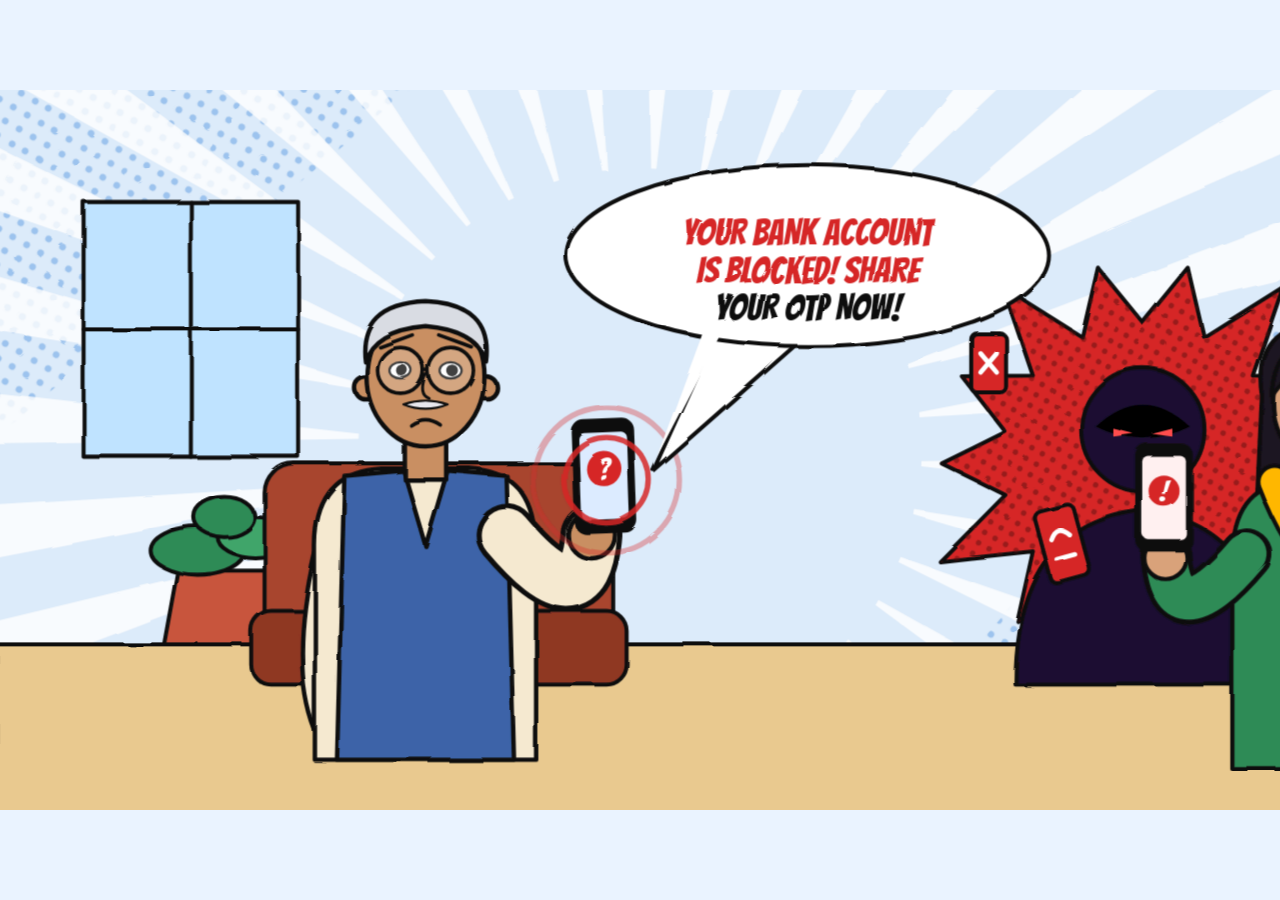
<file: VRIDDHAKSHA – Safety Has a Shield (Landscape).html>
<!DOCTYPE html>
<html lang="en"><head><meta charset="utf-8">
<meta name="viewport" content="width=device-width, initial-scale=1, viewport-fit=cover">
<title>VRIDDHAKSHA – Safety Has a Shield</title>
<link href="https://fonts.googleapis.com/css2?family=Bangers&family=Inter:wght@800&display=swap" rel="stylesheet">
<style>
html,body{margin:0;height:100%;background:#EAF3FF;overflow:hidden}
#w{position:absolute;left:50%;top:50%;width:1920px;height:1080px;transform-origin:0 0;overflow:hidden}
svg{display:block}
.o{stroke:#111;stroke-width:6;stroke-linejoin:round;stroke-linecap:round}
.cm{font-family:Bangers,Impact,sans-serif;stroke:#111;stroke-width:12;paint-order:stroke;stroke-linejoin:round;text-anchor:middle}
.ui{font-family:Inter,Arial,sans-serif;font-weight:800}
</style></head><body>
<div id="w"><svg id="st" viewBox="0 0 1920 1080" width="1920" height="1080">
<defs>
<pattern id="ht" width="24" height="24" patternUnits="userSpaceOnUse" patternTransform="rotate(30)"><circle cx="12" cy="12" r="5" fill="#9CC3EE"/></pattern>
<pattern id="htd" width="18" height="18" patternUnits="userSpaceOnUse" patternTransform="rotate(30)"><circle cx="9" cy="9" r="4" fill="#5A0E0E"/></pattern>
<filter id="wob" x="-3%" y="-3%" width="106%" height="106%"><feTurbulence id="tb" type="fractalNoise" baseFrequency="0.012" numOctaves="2" seed="1"/><feDisplacementMap in="SourceGraphic" scale="6"/></filter>
<clipPath id="mc"><rect x="720" y="270" width="560" height="620" rx="24"/></clipPath>
<path id="sh" d="M0,-150 C60,-120 120,-110 140,-110 C140,40 100,130 0,190 C-100,130 -140,40 -140,-110 C-120,-110 -60,-120 0,-150Z"/>
</defs>
<rect width="1920" height="1080" fill="#EAF3FF"/>
<g id="cam" filter="url(#wob)">
<g id="sc">
<g id="room">
<rect width="1920" height="1080" fill="#DCEBFA"/>
<path d="M1920,1080 L1920,300 L1250,1080Z" fill="url(#ht)"/><path d="M0,0 L620,0 L0,520Z" fill="url(#ht)"/>
<g id="rays" fill="#fff" opacity=".8"></g>
<rect class="o" x="0" y="830" width="1920" height="260" fill="#E9C98F"/>
<g class="o"><rect x="130" y="170" width="320" height="380" fill="#BFE3FF"/><path d="M290,170V550M130,360H450" fill="none"/>
<path d="M250,830 L430,830 L410,720 L270,720Z" fill="#C8553D"/><ellipse cx="300" cy="690" rx="70" ry="36" fill="#2E8B57"/><ellipse cx="385" cy="670" rx="55" ry="30" fill="#3FA56B"/><ellipse cx="340" cy="640" rx="45" ry="30" fill="#2E8B57"/>
<g data-v="0,5.5"><rect x="400" y="560" width="520" height="320" rx="44" fill="#A8442F"/><rect x="380" y="780" width="560" height="110" rx="30" fill="#8F3724"/></g></g>
</g>
<g id="chars">
<g id="crim" data-t="0.15,5.05" data-k="pop" data-o="1710,560"><g id="crimf" transform="translate(1710 560)">
<polygon data-b="210,300,14" fill="#D62828" class="o"/><polygon data-b="210,300,14" fill="url(#htd)" opacity=".5"/>
<path d="M-190,330 Q-190,90 0,70 Q190,90 190,330Z" fill="#1a1030" class="o"/>
<circle cy="-50" r="92" fill="#1a1030" class="o"/><path d="M-70,-55 Q0,-120 70,-55 Q0,-20 -70,-55Z" fill="#000"/>
<path d="M-44,-52 L-14,-44 L-44,-40Z M44,-52 L14,-44 L44,-40Z" fill="#FF4D4D"/>
<g class="o" transform="translate(-120 120) rotate(-15)"><rect x="-30" y="-55" width="60" height="110" rx="10" fill="#D62828"/><path d="M-14,-10 Q0,-30 14,-10 M-14,20 H14" stroke="#fff" fill="none" stroke-width="7"/></g>
<g class="o" transform="translate(-230 -150)"><rect x="-26" y="-44" width="52" height="88" rx="9" fill="#D62828"/><path d="M-12,-14 L12,14 M12,-14 L-12,14" stroke="#fff" stroke-width="7"/></g>
</g></g>
<g id="man">
<g class="o">
<path d="M-150,240 Q-185,390 -150,480 L-95,480 Q-105,330 -112,240Z" fill="#F5E9D0"/>
<path d="M-150,520 L-150,230 Q-150,130 -60,125 L60,125 Q150,130 150,230 L150,520Z" fill="#F5E9D0"/>
<path d="M-110,135 L-30,128 L0,230 L30,128 L110,135 L120,520 L-120,520Z" fill="#3C64A8"/>
<rect x="-28" y="70" width="56" height="70" fill="#C98F62"/>
<circle cx="-82" cy="15" r="15" fill="#C98F62"/><circle cx="82" cy="15" r="15" fill="#C98F62"/>
<ellipse cy="0" rx="80" ry="95" fill="#C98F62"/>
<path d="M-82,-20 Q-92,-98 0,-102 Q92,-98 82,-20 Q70,-62 0,-68 Q-70,-62 -82,-20Z" fill="#D9DCE3"/>
<ellipse cx="-34" cy="-8" rx="15" ry="11" fill="#fff" stroke-width="3"/><ellipse cx="34" cy="-8" rx="15" ry="11" fill="#fff" stroke-width="3"/>
<circle cx="-32" cy="-8" r="5" fill="#111"/><circle cx="36" cy="-8" r="5" fill="#111"/>
<circle cx="-34" cy="-8" r="31" fill="#fff" fill-opacity=".2" stroke-width="5"/><circle cx="34" cy="-8" r="31" fill="#fff" fill-opacity=".2" stroke-width="5"/><path d="M-3,-8H3" stroke-width="5"/>
<path d="M0,-2 Q-10,25 5,30" fill="none" stroke-width="4"/>
<path d="M-30,38 Q0,28 30,38 Q0,50 -30,38Z" fill="#E8E8EE" stroke-width="3"/>
<g data-v="0,4.7" fill="none" stroke-width="5"><path d="M-62,-40 L-18,-56 M18,-56 L62,-40"/><path d="M-20,66 Q0,52 20,66"/></g>
<g data-v="4.7,9" fill="none" stroke-width="5"><path d="M-62,-52 Q-38,-62 -18,-52 M18,-52 Q38,-62 62,-52"/><path d="M-30,56 Q0,88 30,56Z" fill="#fff" stroke-width="4"/></g>
</g>
<g id="marm" data-v="0,6.3"><path d="M110,215 Q215,340 225,215" fill="none" stroke="#111" stroke-width="84" stroke-linecap="round"/><path d="M110,215 Q215,340 225,215" fill="none" stroke="#F5E9D0" stroke-width="70" stroke-linecap="round"/>
<circle class="o" cx="225" cy="215" r="32" fill="#C98F62"/>
<g id="mph"><rect class="o" x="205" y="60" width="80" height="150" rx="14" fill="#111"/><rect x="212" y="76" width="66" height="118" rx="8" fill="#DCEBFF"/><circle cx="245" cy="125" r="24" fill="#D62828"/><text x="245" y="139" class="cm" style="stroke:none;fill:#fff" font-size="40">?</text></g></g>
</g>
<g id="dau">
<g class="o">
<path d="M-88,-10 Q-104,-114 0,-116 Q104,-114 88,-10 L98,200 L-98,200Z" fill="#1b1320"/>
<path d="M-130,520 L-130,220 Q-130,120 -50,112 L50,112 Q130,120 130,220 L130,520Z" fill="#2E8B57"/>
<path d="M-70,112 Q-10,270 120,310" fill="none" stroke="#111" stroke-width="52"/><path d="M-70,112 Q-10,270 120,310" fill="none" stroke="#FFB703" stroke-width="40"/>
<rect x="-26" y="70" width="52" height="60" fill="#D9A27A"/>
<ellipse rx="72" ry="88" fill="#D9A27A"/>
<path d="M-74,-10 Q-72,-88 0,-92 Q72,-88 74,-10 Q40,-58 0,-52 Q-40,-58 -74,-10Z" fill="#1b1320"/>
<circle cy="-40" r="6" fill="#D62828" stroke="none"/>
<circle cx="-28" cy="-4" r="7" fill="#111" stroke="none"/><circle cx="28" cy="-4" r="7" fill="#111" stroke="none"/>
<g data-v="0,6" fill="none" stroke-width="5"><path d="M-48,-28 L-14,-20 M14,-20 L48,-28"/><path d="M-16,48 H16"/></g>
<g data-v="6,9" fill="none" stroke-width="5"><path d="M-46,-26 Q-28,-38 -12,-28 M12,-28 Q28,-38 46,-26"/><path d="M-26,40 Q0,68 26,40Z" fill="#fff" stroke-width="4"/></g>
<path d="M0,2 Q-6,18 4,20" fill="none" stroke-width="4"/>
</g>
<g id="dph" data-v="0,5.6"><path d="M-110,215 Q-215,340 -225,215" fill="none" stroke="#111" stroke-width="74" stroke-linecap="round"/><path d="M-110,215 Q-215,340 -225,215" fill="none" stroke="#2E8B57" stroke-width="60" stroke-linecap="round"/>
<circle class="o" cx="-225" cy="220" r="30" fill="#D9A27A"/><rect class="o" x="-265" y="60" width="76" height="148" rx="14" fill="#111"/><rect x="-258" y="75" width="62" height="118" rx="8" fill="#FFF0F0"/><circle cx="-227" cy="125" r="22" fill="#D62828"/><text x="-227" y="140" class="cm" style="stroke:none;fill:#fff" font-size="40">!</text></g>
</g>
</g>
<g id="fx">
<g data-v="0.3,2.2"><circle id="rA" cx="910" cy="585" r="60" fill="none" stroke="#D62828" stroke-width="8"/><circle id="rB" cx="910" cy="585" r="60" fill="none" stroke="#D62828" stroke-width="8"/></g>
<g data-t="0.9,2.2" data-k="pop" data-o="1000,420"><g transform="translate(1210 250)"><path class="o" d="M-130,100 L-230,320 L20,100Z" fill="#fff"/><ellipse class="o" rx="360" ry="135" fill="#fff"/><path d="M-150,98 L-120,98 L-225,300Z" fill="#fff"/>
<text class="cm" style="stroke:none;fill:#D62828" y="-15" font-size="54">YOUR BANK ACCOUNT</text><text class="cm" style="stroke:none;fill:#D62828" y="42" font-size="54">IS BLOCKED! SHARE</text><text class="cm" style="stroke:none;fill:#111" y="96" font-size="54">YOUR OTP NOW!</text></g></g>
<g data-t="2.2,5.0" data-k="pop" data-o="910,585"><g transform="translate(910 585) scale(1.35)"><use href="#sh" class="o" fill="#3B82F6" fill-opacity=".3" stroke-width="8" vector-effect="non-scaling-stroke"/><use href="#sh" transform="scale(.85)" fill="none" stroke="#FFB703" stroke-width="8" vector-effect="non-scaling-stroke"/></g></g>
<g data-t="2.3,3.4" data-k="fade"><g transform="translate(910 585)"><g id="beam" transform="rotate(20)"><rect x="-26" y="-340" width="52" height="680" fill="#2D7BFF" opacity=".5"/><rect x="-8" y="-340" width="16" height="680" fill="#fff" opacity=".8"/></g></g></g>
<g id="chips"></g>
<g data-t="3.0,3.55" data-k="pop" data-o="880,165"><g transform="translate(880 165) scale(2.2 .85)"><polygon data-b="150,190,16" fill="#FFB703" class="o"/></g><text class="cm" style="fill:#D62828" x="880" y="200" font-size="116">SCAM DETECTED!</text></g>
<g data-t="3.7,5.15" data-k="fade"><path id="net" d="M930,570 L1040,430 L1150,610 L1260,480 L1262,600" pathLength="1" fill="none" stroke="#2D7BFF" stroke-width="14" stroke-linecap="round" stroke-linejoin="round" data-d="3.7,4.2"/>
<g id="nodes" class="o" fill="#2E8B57"><circle cx="1040" cy="430" r="20"/><circle cx="1150" cy="610" r="20"/><circle cx="1260" cy="480" r="20"/></g></g>
<g id="dots" data-t="4.0,5.15" data-k="fade" class="o" fill="#FFB703"><circle r="15"/><circle r="15"/><circle r="15"/></g>
<g data-t="4.2,4.45" data-k="pop" data-o="1262,611"><g transform="translate(1262 611)"><polygon data-b="50,110,10" fill="#FFB703" class="o"/></g></g>
<g data-t="4.6,5.1" data-k="pop" data-o="1500,250"><g transform="translate(1500 250)"><path class="o" d="M-60,60 L-40,150 L20,60Z" fill="#fff"/><ellipse class="o" rx="180" ry="75" fill="#fff"/><path d="M-50,58 L-10,58 L-40,130Z" fill="#fff"/><text class="cm" style="stroke:none;fill:#0B3D91" y="16" font-size="62">PAPA, WAIT!</text></g></g>
<path data-t="4.6,5.1" data-k="fade" d="M1230,640 Q1070,800 940,640" fill="none" stroke="#2E8B57" stroke-width="12" stroke-linecap="round" stroke-dasharray="4 22"/>
<g data-t="6.5,7.95" data-k="pop" data-o="965,620"><g transform="translate(965 620) scale(2.4)"><use href="#sh" fill="#3B82F6" fill-opacity=".28" stroke="#111" stroke-width="9" vector-effect="non-scaling-stroke"/><use href="#sh" transform="scale(.9)" fill="none" stroke="#FFB703" stroke-width="8" vector-effect="non-scaling-stroke"/></g></g>
<g id="smalls"></g>
<g data-t="6.7,7.95" data-k="pop" data-o="960,190"><g transform="translate(960 190) scale(2.4 .72)"><polygon data-b="190,255,18" fill="#FFB703" class="o"/></g><g transform="translate(960 190) scale(2.0 .5)"><polygon data-b="150,215,18" fill="#2D7BFF" opacity=".0"/></g>
<text class="cm" style="fill:#0B3D91" x="960" y="228" font-size="104">SAFETY HAS A SHIELD!</text></g>
<g data-t="6.6,7.95" data-k="pop" data-o="240,95"><rect class="o" x="60" y="55" width="360" height="80" rx="40" fill="#fff"/><use href="#sh" transform="translate(112 95) scale(.19)" fill="#0B3D91" stroke="#111" stroke-width="22"/><text class="ui" x="145" y="106" font-size="31" fill="#0B3D91">VRIDDHAKSHA</text></g>
</g>
<g id="ui" data-t="5.1,6.35" data-k="fade">
<rect class="o" x="160" y="130" width="1600" height="820" rx="40" fill="#fff" stroke-width="8"/>
<path d="M164,220 V170 Q164,134 200,134 H1720 Q1756,134 1756,170 V220Z" fill="#0B3D91"/>
<text class="ui" x="220" y="192" font-size="38" fill="#fff">VRIDDHAKSHA · EMERGENCY</text><circle cx="1620" cy="177" r="14" fill="#FFB703"/><circle cx="1666" cy="177" r="14" fill="#2E8B57"/><circle cx="1712" cy="177" r="14" fill="#D62828"/>
<rect class="o" x="720" y="270" width="560" height="620" rx="24" fill="#DFF0DA"/>
<g clip-path="url(#mc)" fill="none"><path d="M700,820 Q900,700 1050,780 T1300,760" stroke="#8EC5FF" stroke-width="44"/><path d="M700,430 L1300,500 M850,260 L930,900 M1100,260 L1010,900 M700,700 L1300,640" stroke="#fff" stroke-width="22"/></g>
<rect class="o" x="720" y="270" width="560" height="620" rx="24" fill="none"/>
<g stroke="#2E8B57" stroke-width="14" fill="none" stroke-linecap="round" stroke-linejoin="round"><path pathLength="1" data-d="5.9,6.25" d="M620,560 L720,560"/><path pathLength="1" data-d="5.9,6.25" d="M1280,560 L1360,560 L1440,380"/><path pathLength="1" data-d="5.9,6.25" d="M1360,560 L1440,560"/><path pathLength="1" data-d="5.9,6.25" d="M1360,560 L1440,740" stroke="#0B3D91"/></g>
<g data-t="5.2,6.35" data-k="pop" data-o="470,560"><circle id="sr" cx="470" cy="560" r="150" fill="none" stroke="#D62828" stroke-width="14"/><circle class="o" cx="470" cy="560" r="150" fill="#D62828" stroke-width="9"/><text class="cm" style="stroke:none;fill:#fff" x="470" y="605" font-size="140">SOS</text></g>
<ellipse cx="1000" cy="568" rx="40" ry="12" fill="#000" opacity=".25"/>
<g id="pinw"><g id="pin" data-t="5.5,6.35" data-k="fade"><g transform="translate(1000 560)"><path class="o" d="M0,0 C-70,-90 -60,-170 0,-170 C60,-170 70,-90 0,0Z" fill="#D62828"/><circle cy="-108" r="24" fill="#fff" class="o"/></g></g></g>
<g id="fam"></g>
</g>
</g></g>
<g id="blk"></g>
</svg></div>
<script>
const $=s=>document.querySelector(s),$$=s=>[...document.querySelectorAll(s)];
const cl=(x,a=0,b=1)=>Math.min(b,Math.max(a,x)),pr=(t,a,b)=>cl((t-a)/(b-a)),lr=(a,b,e)=>a+(b-a)*e;
const eob=x=>1+2.9*Math.pow(x-1,3)+1.9*Math.pow(x-1,2),ec=x=>1-Math.pow(1-x,3);
const bn=x=>{const n=7.5625,d=2.75;if(x<1/d)return n*x*x;if(x<2/d)return n*(x-=1.5/d)*x+.75;if(x<2.5/d)return n*(x-=2.25/d)*x+.9375;return n*(x-=2.625/d)*x+.984375};
const bp=(a,b,n)=>{let s='';for(let i=0;i<n*2;i++){const g=i*Math.PI/n,r=i%2?a:b*(i%6==0?1.12:1);s+=(Math.cos(g)*r).toFixed(0)+','+(Math.sin(g)*r).toFixed(0)+' '}return s};
// chips
$('#chips').innerHTML=['OTP REQUEST','BANK IMPERSONATION','URGENCY TRICK','VOICE PHISHING'].map((l,i)=>{const y=370+i*95,a=(2.55+i*.22),h=a+.1;return `<g data-t="${a.toFixed(2)},3.5" data-k="pop" data-o="1285,${y}"><rect class="o" x="1070" y="${y-36}" width="430" height="72" rx="36" fill="#fff" stroke="#D62828"/><circle cx="1110" cy="${y}" r="20" fill="#D62828"/><text class="cm" style="stroke:none;fill:#fff" x="1110" y="${y+11}" font-size="32">!</text><text class="ui" x="1145" y="${y+9}" font-size="25" fill="#8E1B1B">${l}</text></g><g data-t="${a.toFixed(2)},${h.toFixed(2)}" data-k="pop" data-o="1070,${y}"><g transform="translate(1070 ${y})"><polygon data-b="38,90,9" fill="#FFB703" class="o"/></g></g>`}).join('');
// family / police icons
const ic=(x,y,c,a)=>`<g data-t="${a},6.35" data-k="pop" data-o="${x},${y}"><circle class="o" cx="${x}" cy="${y}" r="62" fill="${c}"/><circle cx="${x}" cy="${y-14}" r="18" fill="#fff"/><path d="M${x-30},${y+38} Q${x},${y-8} ${x+30},${y+38}Z" fill="#fff"/></g>`;
$('#fam').innerHTML=ic(1500,380,'#2E8B57',5.75)+ic(1500,560,'#2E8B57',5.9)+`<g data-t="6.05,6.35" data-k="pop" data-o="1500,740"><g transform="translate(1500 740) scale(.42)"><use href="#sh" class="o" fill="#0B3D91" stroke-width="14"/><path d="M0,-70 L20,-20 L74,-20 L30,12 L46,66 L0,34 L-46,66 L-30,12 L-74,-20 L-20,-20Z" fill="#FFB703"/></g></g>`;
// small shields
$('#smalls').innerHTML=[[560,340],[1370,360],[520,650],[1410,670],[1300,900]].map((p,i)=>`<g data-t="${(6.95+i*.1).toFixed(2)},7.95" data-k="pop" data-o="${p[0]},${p[1]}"><g class="bob" data-y="${p[1]}"><g transform="translate(${p[0]} ${p[1]}) scale(.5)"><use href="#sh" class="o" fill="#2E8B57" stroke-width="12"/><path d="M-50,10 L-12,50 L55,-40" fill="none" stroke="#fff" stroke-width="22" stroke-linecap="round" stroke-linejoin="round"/></g></g></g>`).join('');
$$('[data-b]').forEach(e=>{const[a,b,n]=e.dataset.b.split(',').map(Number);e.setAttribute('points',bp(a,b,n))});
let r='';for(let i=0;i<36;i++){const a=i*Math.PI/18,P=(R,d)=>(960+R*Math.cos(a+d)).toFixed(0)+','+(540+R*Math.sin(a+d)).toFixed(0);r+=`<polygon points="${P(420,-.01)} ${P(1700,-.05)} ${P(1700,.05)} ${P(420,.01)}"/>`}
$('#rays').innerHTML=r;
// caches
const A=$$('[data-t]').map(e=>{const[a,b]=e.dataset.t.split(',').map(Number),o=(e.dataset.o||'960,540').split(',').map(Number);return{e,a,b,k:e.dataset.k,o}});
const V=$$('[data-v]').map(e=>({e,r:e.dataset.v.split(';').map(s=>s.split(',').map(Number))}));
const D=$$('[data-d]').map(e=>({e,a:+e.dataset.d.split(',')[0],b:+e.dataset.d.split(',')[1]}));
D.forEach(d=>{d.e.setAttribute('stroke-dasharray','1 1')});
const net=$('#net'),dots=[...$('#dots').children],bobs=$$('.bob');
const T=(e,s)=>e.setAttribute('transform',s);
function R(t,f){
 $('#tb').setAttribute('seed',f%24+1);
 for(const x of A){const q=pr(t,x.b,x.b+.2),p=pr(t,x.a,x.a+.3),vis=t>=x.a&&t<x.b+.2;x.e.style.display=vis?'':'none';if(!vis)continue;
  let sx=1,sy=1,o=1-q;
  if(x.k=='pop'){const s=eob(p),w=.25*(1-p)*Math.sin(p*10);sx=s*(1+w);sy=s*(1-w)}else o=p*(1-q);
  T(x.e,`translate(${x.o[0]} ${x.o[1]}) scale(${sx} ${sy}) translate(${-x.o[0]} ${-x.o[1]})`);x.e.setAttribute('opacity',o)}
 for(const v of V)v.e.style.display=v.r.some(r=>t>=r[0]&&t<r[1])?'':'none';
 for(const d of D)d.e.setAttribute('stroke-dashoffset',1-pr(t,d.a,d.b));
 T($('#cam'),`translate(960 540) scale(${1+.03*t/8}) translate(-960 -540)`);
 T($('#rays'),`rotate(${(f%4)*1.4} 960 540)`);
 $('#sc').setAttribute('opacity',pr(t,0,.25)*(1-pr(t,7.75,8)));
 const ro=t<5.8?1-pr(t,5,5.25):pr(t,6.2,6.45);
 $('#chars').setAttribute('opacity',ro);$('#room').setAttribute('opacity',Math.max(ro,0));
 $('#crimf').setAttribute('opacity',t<4?1:1-pr(t,4,5));
 // man
 const e=ec(pr(t,6.2,6.6)),mx=lr(640,800,e),my=lr(430,470,e),ms=lr(1.1,1.05,e);
 T($('#man'),`translate(${mx} ${my}) scale(${ms})`);
 let dx=0,rot=0;if(t>.3&&t<2.2){dx=f%2?3:-3;rot=f%2?2:-2}
 T($('#mph'),`translate(${dx} 0) rotate(${rot} 245 135)`);
 // daughter
 let px,py=470;if(t<5.6)px=lr(1980,1500,ec(pr(t,3.6,4.1)));else px=1130;
 T($('#dau'),`translate(${px} ${py}) scale(1.05)`);
 // rings & beam
 [['#rA',0],['#rB',.5]].forEach(([s,o])=>{const ph=((((t-.4)*1.5+o)%1)+1)%1;$(s).setAttribute('r',50+90*ph);$(s).setAttribute('opacity',1-ph)});
 T($('#beam'),`rotate(20) translate(${Math.sin((t-2.3)*5.2)*190} 0)`);
 // network dots
 const L=net.getTotalLength();dots.forEach((c,i)=>{const u=(((t-4)*.85)+i*.33)%1,p=net.getPointAtLength(u*L);c.setAttribute('cx',p.x);c.setAttribute('cy',p.y)});
 // SOS ring, pin
 const ph=((t-5.3)*2)%1;$('#sr').setAttribute('r',150*(1+.7*ph));$('#sr').setAttribute('opacity',1-ph);
 T($('#pinw'),`translate(0 ${-300*(1-bn(pr(t,5.5,6)))})`);
 bobs.forEach((b,i)=>T(b,`translate(0 ${Math.sin(t*5+i)*10})`));
}
function fit(){const s=Math.min(innerWidth/1920,innerHeight/1080);$('#w').style.transform=`translate(${-960*s}px,${-540*s}px) scale(${s})`}
addEventListener('resize',fit);fit();
let lf=-1;const t0=performance.now();
(function loop(){const t=((performance.now()-t0)/1000)%8,f=Math.floor(t*12);if(f!==lf){lf=f;R(f/12+.001,f)}requestAnimationFrame(loop)})();
</script></body></html>
</file>
